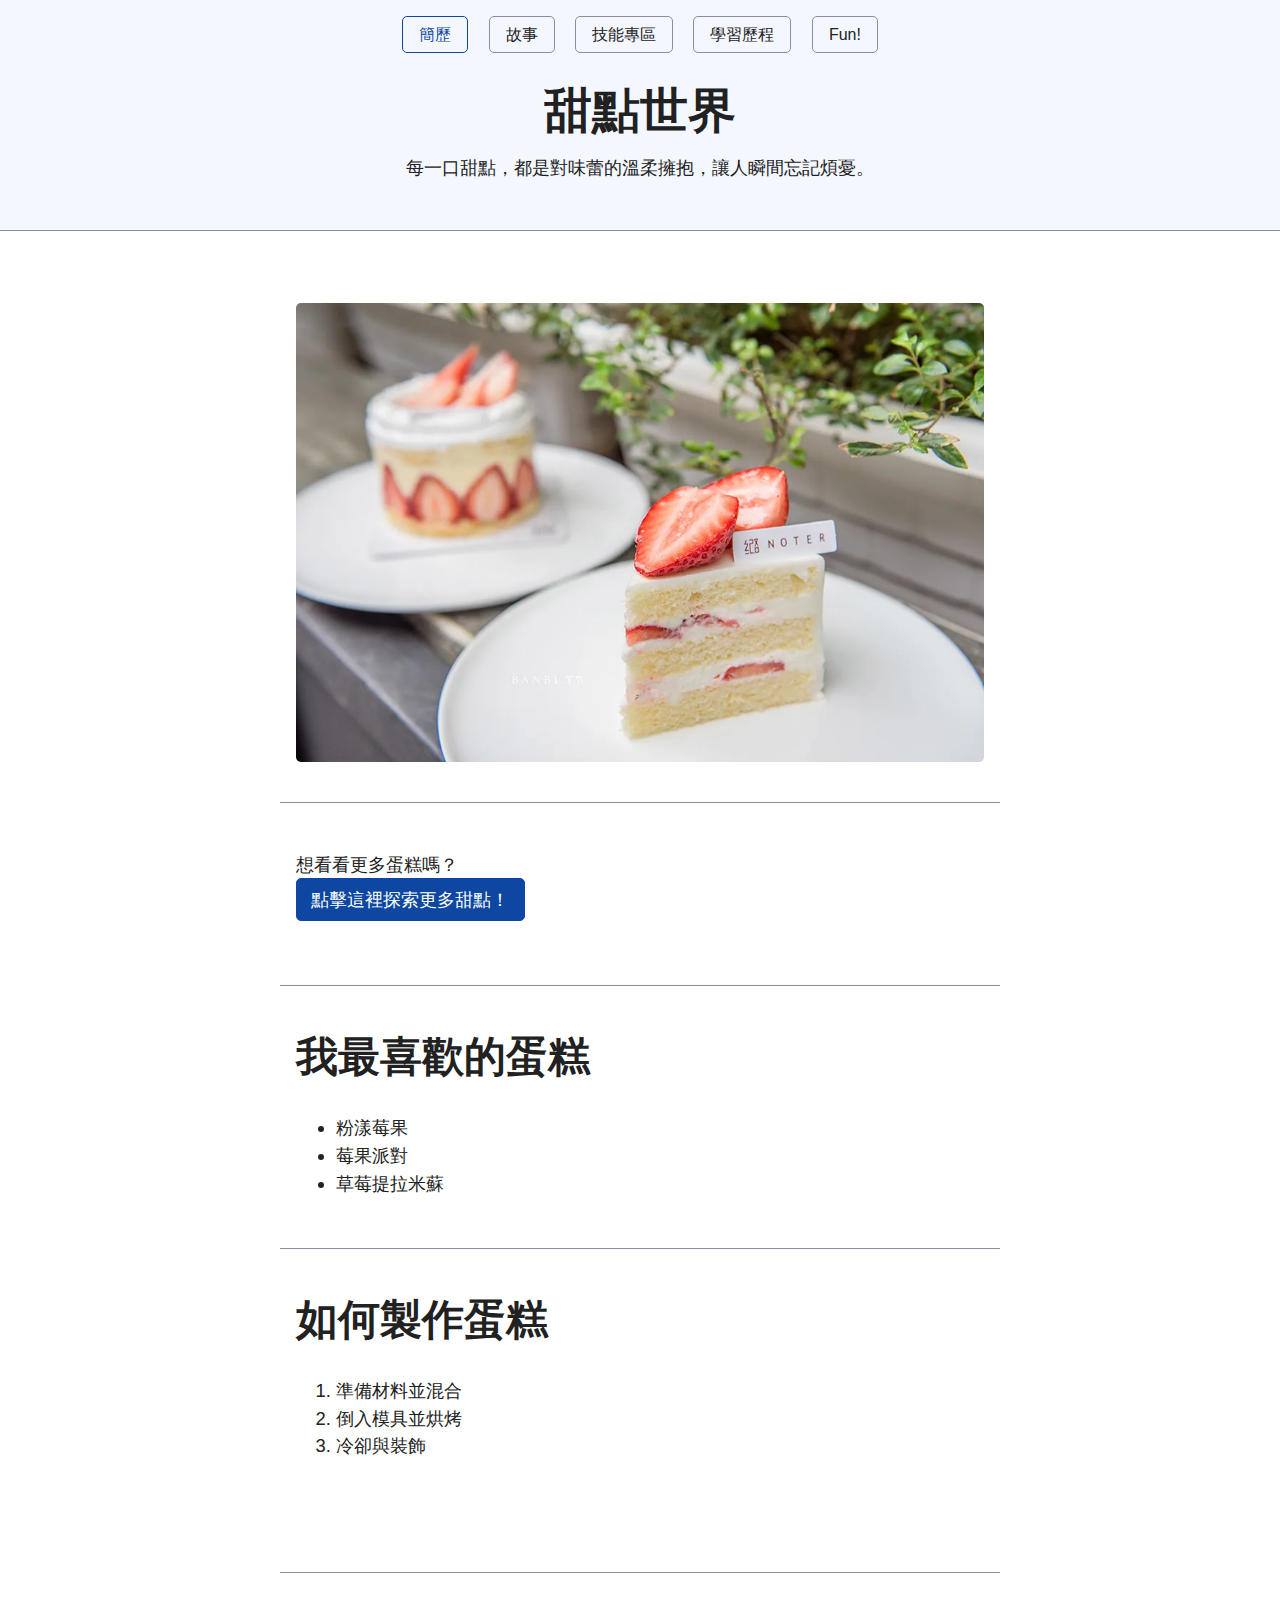
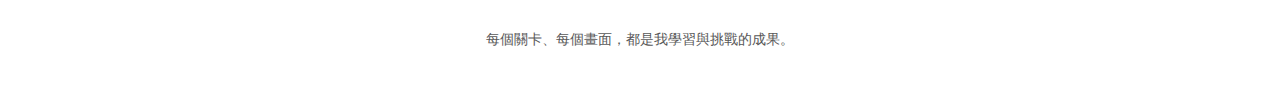
<file: index.html>
<!DOCTYPE html>
<html lang="zh-Hant">

<head>
  <meta charset="utf-8" />
  <meta name="viewport" content="width=device-width, initial-scale=1.0">
  <title>關於我的個人介紹</title>
  <link rel="stylesheet" href="css/simple.css"> <!-- 引入 CSS 檔案 -->
</head>

<body>
  <!-- Header Section -->
  <header>
    <nav>
      <a href="index.html" aria-current="page">簡歷</a>
      <a href="story.html">故事</a>
      <a href="blog/index.html">技能專區</a>
      <a href="resume.html">學習歷程</a>
      <a href="game/game.html">Fun!</a>
    </nav>
    <h1>甜點世界</h1>
    <p>每一口甜點，都是對味蕾的溫柔擁抱，讓人瞬間忘記煩憂。</p>
  </header>

  <!-- Main Content Section -->
  <main>
    <section>
      <img src="images/20190322141539_91.webp" alt="甜點的照片" class="image-banner" />
    </section>

    <section>
      <p>
        想看看更多蛋糕嗎？ <br />
        <a href="https://www.85cafe.com/Product.php?datatid=8&datasid=16" class="button">點擊這裡探索更多甜點！</a>
      </p>
    </section>

    <section>
      <h2>我最喜歡的蛋糕</h2>
      <ul>
        <li>粉漾莓果</li>
        <li>莓果派對</li>
        <li>草莓提拉米蘇</li>
      </ul>
    </section>

    <section>
      <h2>如何製作蛋糕</h2>
      <ol>
        <li>準備材料並混合</li>
        <li>倒入模具並烘烤</li>
        <li>冷卻與裝飾</li>
      </ol>
    </section>
  </main>

  <!-- Footer Section -->
  <footer>
    <p>每個關卡、每個畫面，都是我學習與挑戰的成果。</p>
  </footer>
</body>

</html>
</file>
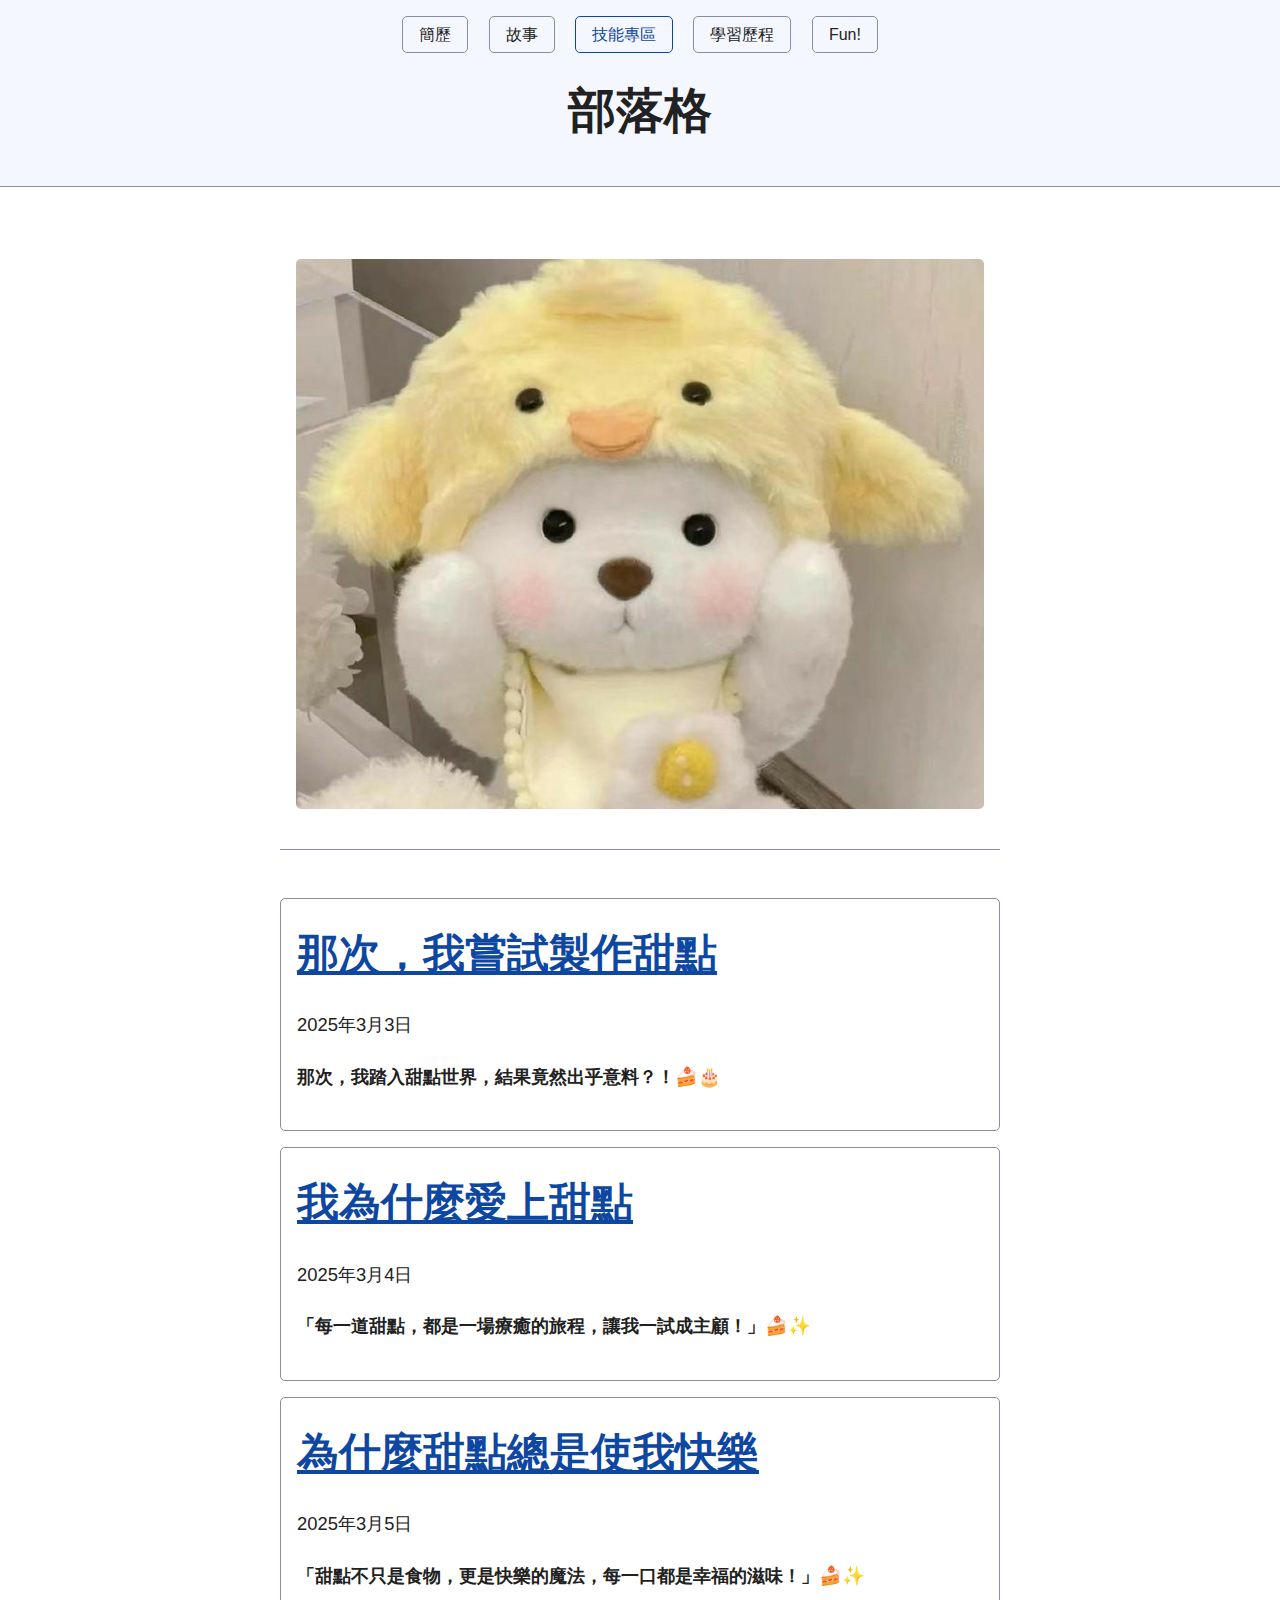
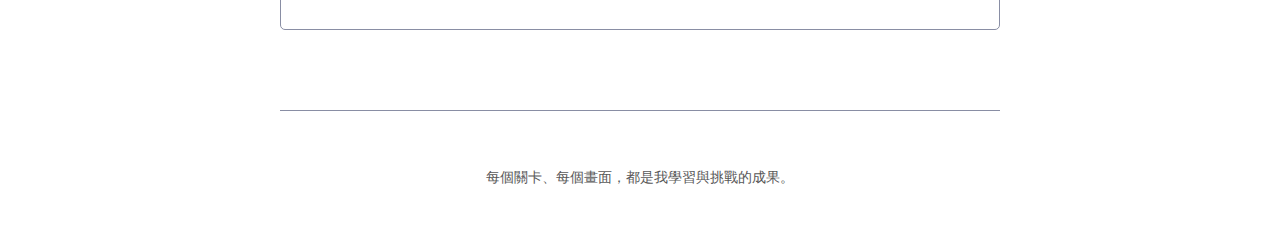
<file: blog/index.html>
<!DOCTYPE html>
<html lang="zh-Hant">

<head>
    <meta charset="utf-8" />
    <meta name="viewport" content="width=device-width, initial-scale=1.0">
    <title>歡迎來到甜點世界</title>
    <link rel="stylesheet" href="../css/simple.css"> <!-- 引入 CSS 檔案 -->
</head>

<body>
    <!-- Header Section -->
    <header>
        <nav>
            <a href="../index.html" >簡歷</a>
            <a href="../story.html">故事</a>
            <a href="index.html"aria-current="page">技能專區</a>
            <a href="../resume.html">學習歷程</a>
            <a href="../game/game.html">Fun!</a>
        </nav>
        <h1>部落格</h1>
        
    </header>

    <!-- Main Content Section -->
    <main>
        <section>
            <img src="../images/423737894_280917855093997_6828194663656466179_n (1).jpg" alt="甜點的照片" class="image-banner" />
        </section>

            <article>
              <h2>
                <a href="2025-03-03-abc.html">那次，我嘗試製作甜點</a>
              </h2>
              <p><time datetime="2025-03-03">2025年3月3日</time></p>
              <p>
               <strong>那次，我踏入甜點世界，結果竟然出乎意料？！</strong>🍰🎂 
              </p>
            </article>
            <article>
              <h2>
                <a href="2025-03-04-abc.html">我為什麼愛上甜點</a>
              </h2>
              <p><time datetime="2025-03-04">2025年3月4日</time></p>
              <p>
                <strong>「每一道甜點，都是一場療癒的旅程，讓我一試成主顧！」</strong>🍰✨
              </p>
            </article>
            <article>
              <h2>
                <a href="2025-03-05-abc.html">為什麼甜點總是使我快樂</a>
              </h2>
              <p><time datetime="2025-03-05">2025年3月5日</time></p>
              <p>
                <strong>「甜點不只是食物，更是快樂的魔法，每一口都是幸福的滋味！」</strong>🍰✨
              </p>
            </article>
          </main>
    <!-- Footer Section -->
    <footer>
        <p>每個關卡、每個畫面，都是我學習與挑戰的成果。</p>
    </footer>
</body>

</html>
</file>
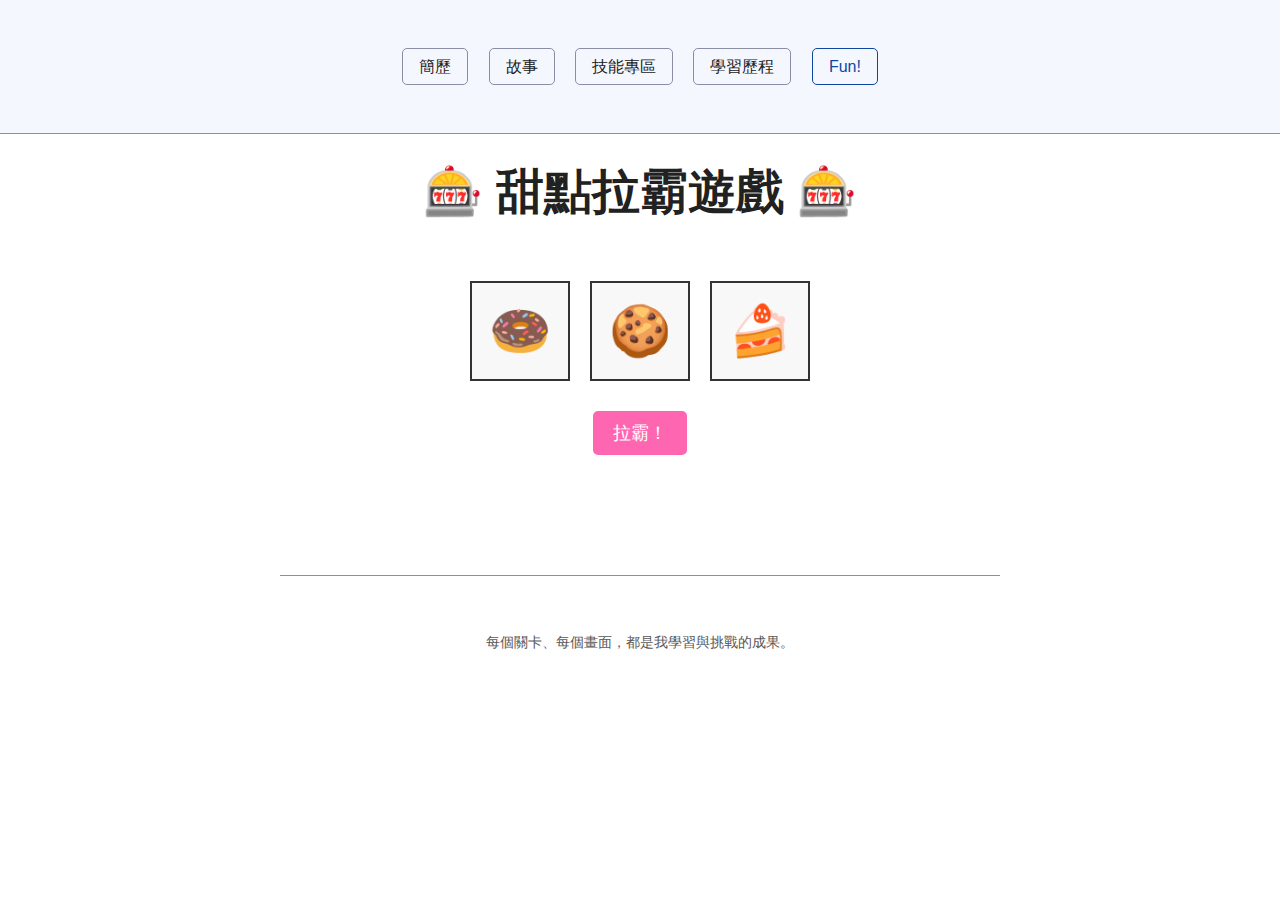
<file: fun.html>
<!DOCTYPE html>
<html lang="zh-Hant">
<head>
  <meta charset="utf-8" />
  <meta name="viewport" content="width=device-width, initial-scale=1.0">
  <title>歡迎來到遊戲專區</title>
  <link rel="stylesheet" href="css/simple.css"> <!-- 保留你原本的外部 CSS -->
  <style>
    .slot-machine {
      display: flex;
      justify-content: center;
      margin: 20px;
    }
    .slot {
      width: 100px;
      height: 100px;
      font-size: 50px;
      border: 2px solid #333;
      display: flex;
      align-items: center;
      justify-content: center;
      background: #f8f8f8;
      margin: 10px;
      overflow: hidden;
      position: relative;
    }
    .slot span {
      display: block;
      position: absolute;
      top: 50%;
      left: 50%;
      transform: translate(-50%, -50%);
      transition: transform 1s ease-in-out;
    }
    .spinning {
      animation: spin 0.1s linear infinite;
    }
    @keyframes spin {
      0% { transform: translate(-50%, -150%); }
      100% { transform: translate(-50%, 150%); }
    }
    .stopped {
      animation: none;
    }
    .btn {
      padding: 10px 20px;
      font-size: 18px;
      cursor: pointer;
      background: #ff66b2;
      color: white;
      border: none;
    }
    .btn:disabled {
      background: #ccc;
      cursor: not-allowed;
    }
  </style>
</head>
<body>
  <header>
    <nav>
      <a href="index.html">簡歷</a>
      <a href="story.html">故事</a>
      <a href="blog/index.html">技能專區</a>
      <a href="resume.html">學習歷程</a>
      <a href="fun.html" aria-current="page">Fun!</a>
    </nav>
  </header>

  <h1 style="text-align: center;">🎰 甜點拉霸遊戲 🎰</h1>
  <div class="slot-machine">
    <div class="slot"><span id="slot1">🍩</span></div>
    <div class="slot"><span id="slot2">🍪</span></div>
    <div class="slot"><span id="slot3">🍰</span></div>
  </div>
  <div style="text-align: center;">
    <button class="btn" id="spinBtn" onclick="spin()">拉霸！</button>
    <h2 id="result"></h2>
  </div>

  <footer>
    <p>每個關卡、每個畫面，都是我學習與挑戰的成果。</p>
  </footer>

  <script>
    function spin() {
      const items = ["🍩", "🍪", "🍰", "🍫", "🍦", "🧁"];
      const slot1 = document.getElementById("slot1");
      const slot2 = document.getElementById("slot2");
      const slot3 = document.getElementById("slot3");
      const result = document.getElementById("result");
      const spinBtn = document.getElementById("spinBtn");

      // 禁用按鈕
      spinBtn.disabled = true;
      result.textContent = "";

      // 開始旋轉動畫
      [slot1, slot2, slot3].forEach(slot => {
        slot.classList.add("spinning");
        slot.classList.remove("stopped");
      });

      // 隨機選擇第一個滾輪的結果
      const random1 = items[Math.floor(Math.random() * items.length)];
      
      // 第二個和第三個滾輪有 50% 機率跟隨第一個滾輪
      const random2 = Math.random() < 0.5 ? random1 : items[Math.floor(Math.random() * items.length)];
      const random3 = Math.random() < 0.5 ? random1 : items[Math.floor(Math.random() * items.length)];

      // 逐步停止並顯示最終結果
      setTimeout(() => {
        slot1.classList.remove("spinning");
        slot1.classList.add("stopped");
        slot1.textContent = random1;
      }, 1000);

      setTimeout(() => {
        slot2.classList.remove("spinning");
        slot2.classList.add("stopped");
        slot2.textContent = random2;
      }, 1500);

      setTimeout(() => {
        slot3.classList.remove("spinning");
        slot3.classList.add("stopped");
        slot3.textContent = random3;

        // 檢查結果
        if (random1 === random2 && random2 === random3) {
          result.textContent = "🎉 恭喜中獎！🎉";
        } else {
          result.textContent = "再試一次！🍀";
        }

        // 啟用按鈕
        spinBtn.disabled = false;
      }, 2000);
    }
  </script>
</body>
</html>
</file>
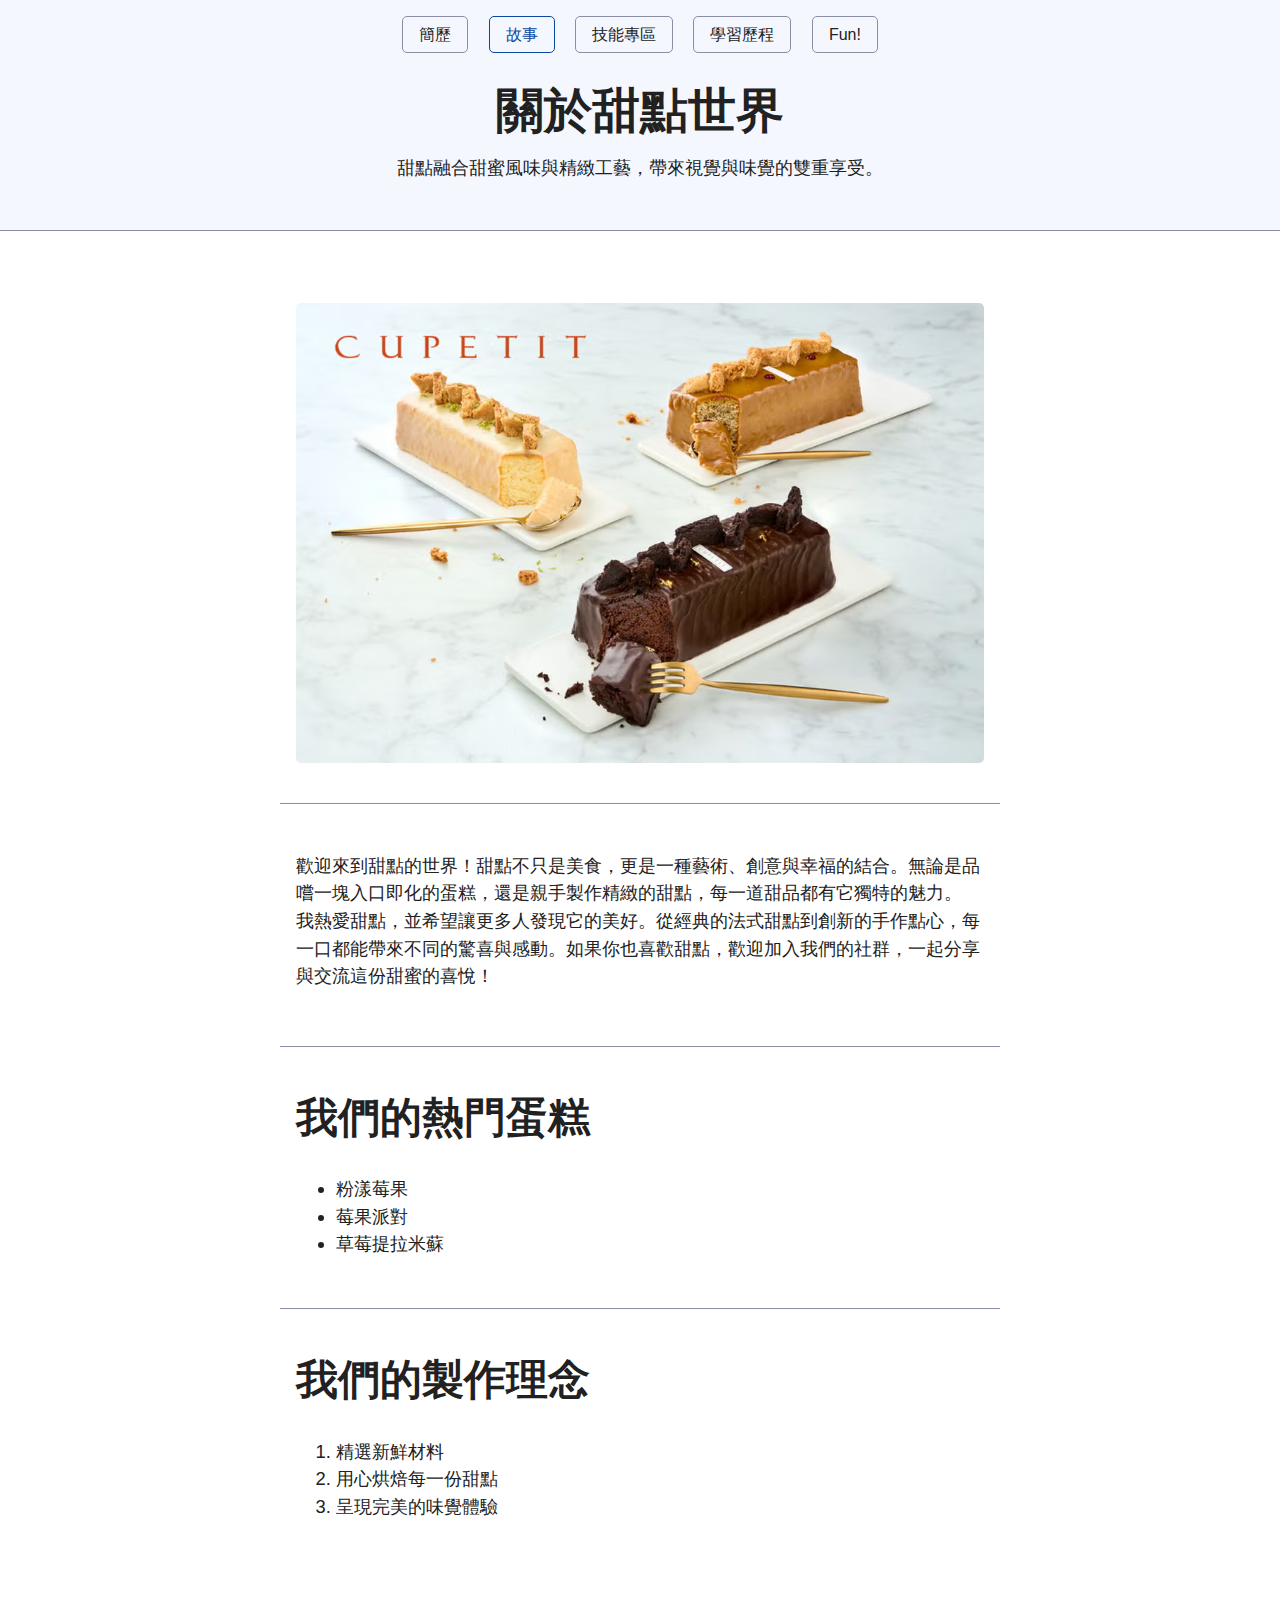
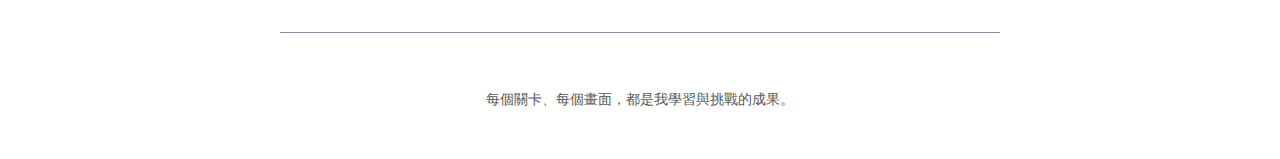
<file: story.html>
<!DOCTYPE html>
<html lang="zh-Hant">

<head>
  <meta charset="utf-8" />
  <meta name="viewport" content="width=device-width, initial-scale=1.0">
  <title>歡迎探索關於我的故事</title>
  <link rel="stylesheet" href="css/simple.css"> <!-- 引入 CSS 檔案 -->
</head>

<body>
  <!-- Header Section -->
  <header>
    <nav>
      <a href="index.html">簡歷</a>
      <a href="story.html" aria-current="page">故事</a>
      <a href="blog/index.html">技能專區</a>
      <a href="resume.html">學習歷程</a>
      <a href="game/game.html">Fun!</a>
    </nav>

    <h1>關於甜點世界</h1>
    <p>甜點融合甜蜜風味與精緻工藝，帶來視覺與味覺的雙重享受。
    </p>
  </header>

  <!-- Main Content Section -->
  <main>
    <section>
      <img src="images/cupetit1-66fbaa2eb7f45.avif" alt="甜點的照片" class="image-banner" />
    </section>

    <section>
      <p>
        <text-align: justify;>
          歡迎來到甜點的世界！甜點不只是美食，更是一種藝術、創意與幸福的結合。無論是品嚐一塊入口即化的蛋糕，還是親手製作精緻的甜點，每一道甜品都有它獨特的魅力。

          我熱愛甜點，並希望讓更多人發現它的美好。從經典的法式甜點到創新的手作點心，每一口都能帶來不同的驚喜與感動。如果你也喜歡甜點，歡迎加入我們的社群，一起分享與交流這份甜蜜的喜悅！
        </text-align:>
      </p>
    </section>

    <section>
      <h2>我們的熱門蛋糕</h2>
      <ul>
        <li>粉漾莓果</li>
        <li>莓果派對</li>
        <li>草莓提拉米蘇</li>
      </ul>
    </section>

    <section>
      <h2>我們的製作理念</h2>
      <ol>
        <li>精選新鮮材料</li>
        <li>用心烘焙每一份甜點</li>
        <li>呈現完美的味覺體驗</li>
      </ol>
    </section>
  </main>

  <!-- Footer Section -->
  <footer>
    <p>每個關卡、每個畫面，都是我學習與挑戰的成果。</p>
  </footer>
</body>

</html>
</file>
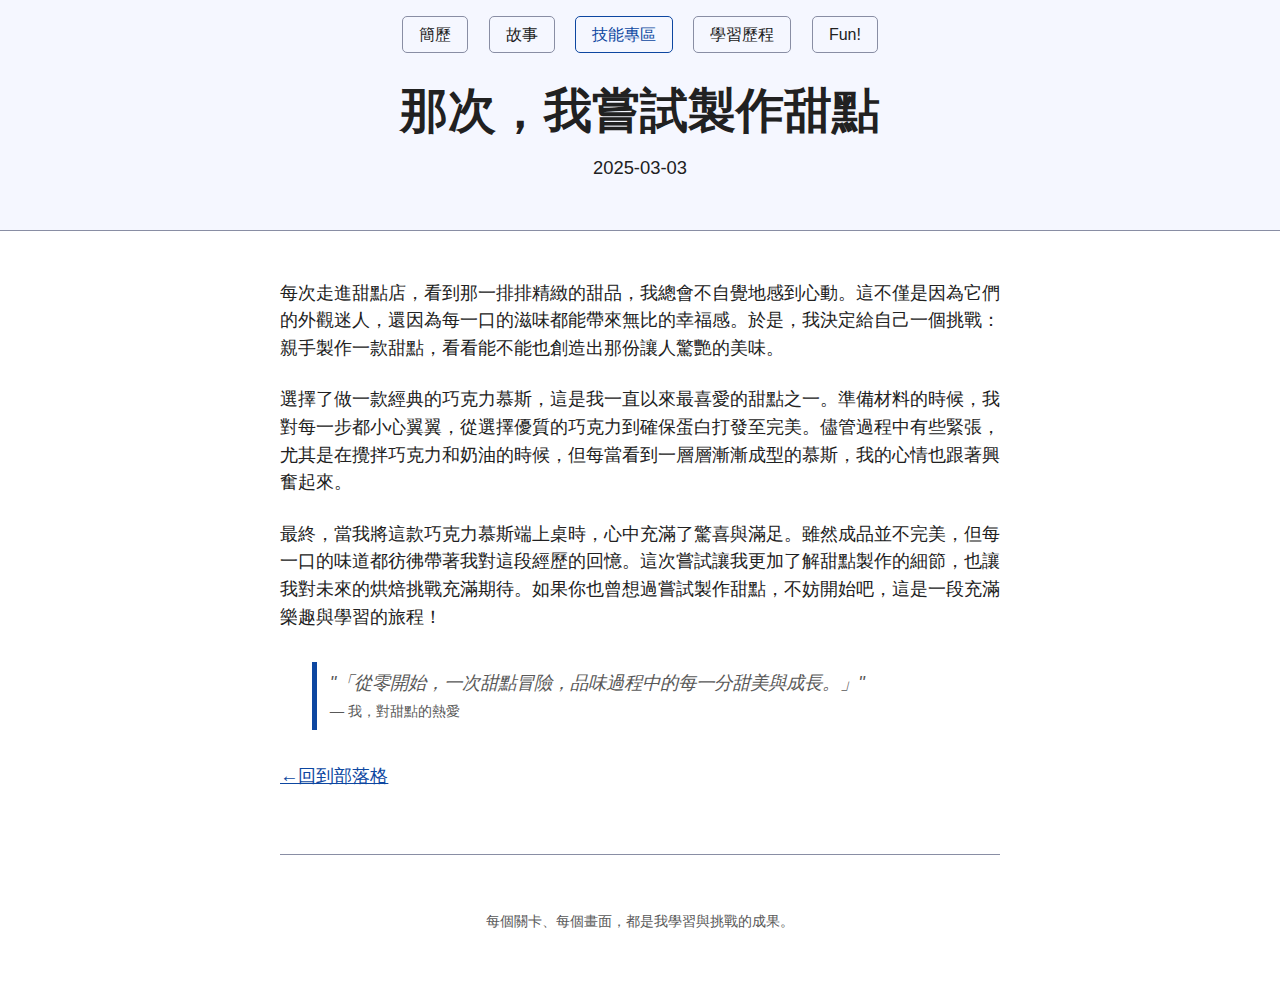
<file: blog/2025-03-03-abc.html>
<!DOCTYPE html>
<html lang="zh-Hant">

<head>
    <meta charset="utf-8" />
    <meta name="viewport" content="width=device-width, initial-scale=1.0">
    <title>歡迎來到甜點世界</title>
    <link rel="stylesheet" href="../css/simple.css"> <!-- 引入 CSS 檔案 -->
</head>

<body>
    <!-- Header Section -->
    <header>
        <nav>
            <a href="../index.html">簡歷</a>
            <a href="../story.html">故事</a>
            <a href="index.html" aria-current="page">技能專區</a>
            <a href="../resume.html">學習歷程</a>
            <a href="game/game.html">Fun!</a>
        </nav>
        <h1>那次，我嘗試製作甜點</h1>
        <p><time datetime="2025-03-03">2025-03-03</time></p>

    </header>

    <!-- Main Content Section -->
    <main>
        <p>每次走進甜點店，看到那一排排精緻的甜品，我總會不自覺地感到心動。這不僅是因為它們的外觀迷人，還因為每一口的滋味都能帶來無比的幸福感。於是，我決定給自己一個挑戰：親手製作一款甜點，看看能不能也創造出那份讓人驚艷的美味。
        </p>
        <p>選擇了做一款經典的巧克力慕斯，這是我一直以來最喜愛的甜點之一。準備材料的時候，我對每一步都小心翼翼，從選擇優質的巧克力到確保蛋白打發至完美。儘管過程中有些緊張，尤其是在攪拌巧克力和奶油的時候，但每當看到一層層漸漸成型的慕斯，我的心情也跟著興奮起來。
        </p>
        <p>最終，當我將這款巧克力慕斯端上桌時，心中充滿了驚喜與滿足。雖然成品並不完美，但每一口的味道都彷彿帶著我對這段經歷的回憶。這次嘗試讓我更加了解甜點製作的細節，也讓我對未來的烘焙挑戰充滿期待。如果你也曾想過嘗試製作甜點，不妨開始吧，這是一段充滿樂趣與學習的旅程！
        </p>
        <blockquote>
            "「從零開始，一次甜點冒險，品味過程中的每一分甜美與成長。」"
            <br>
            <cite>— 我，對甜點的熱愛</cite>
        </blockquote>


        <a href="./index.html">&larr;回到部落格</a>
    </main>

    <!-- Footer Section -->
    <footer>
        <p>每個關卡、每個畫面，都是我學習與挑戰的成果。</p>
    </footer>
</body>

</html>
</file>
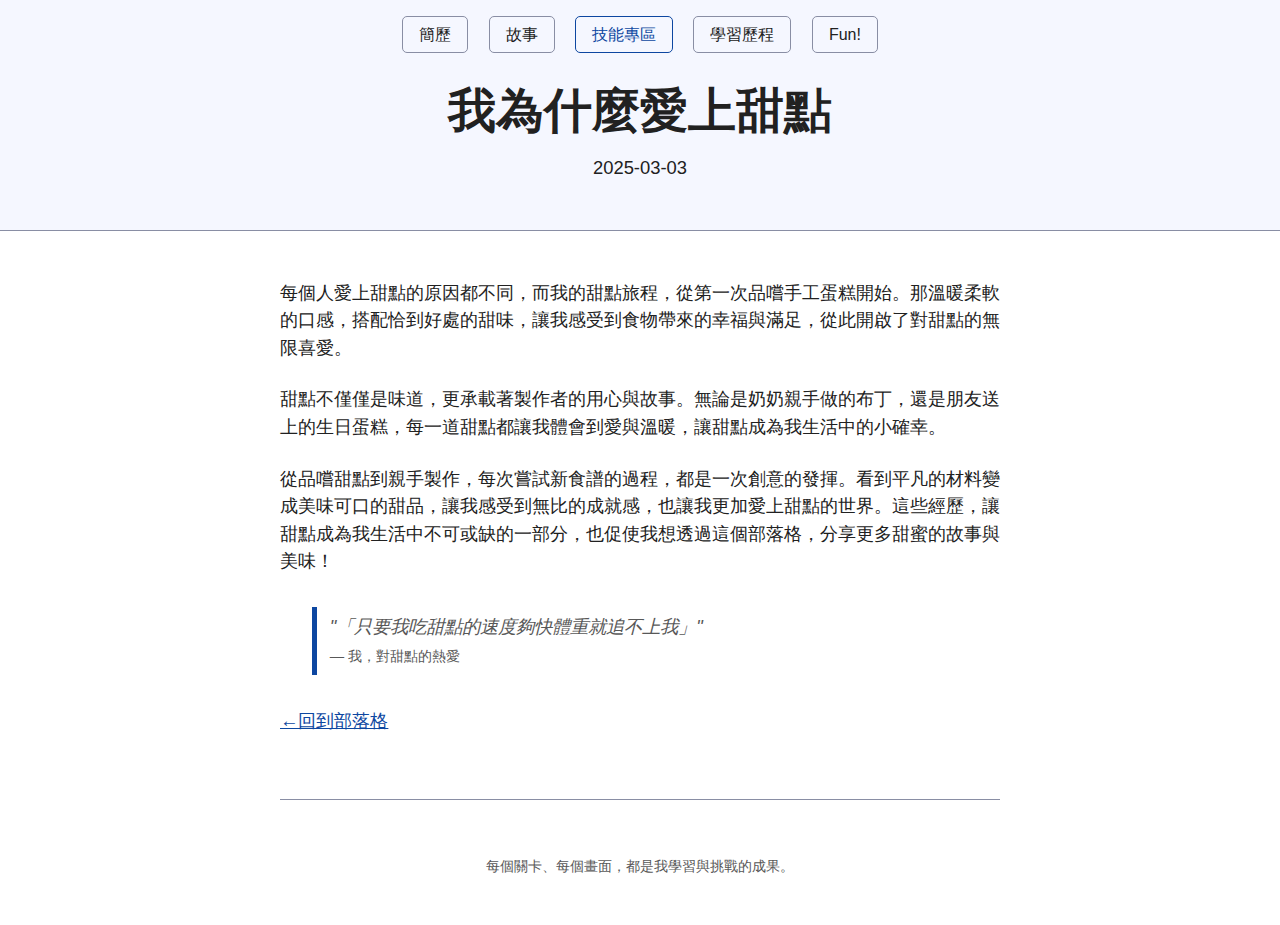
<file: blog/2025-03-04-abc.html>
<!DOCTYPE html>
<html lang="zh-Hant">

<head>
    <meta charset="utf-8" />
    <meta name="viewport" content="width=device-width, initial-scale=1.0">
    <title>歡迎來到甜點世界</title>
    <link rel="stylesheet" href="../css/simple.css"> <!-- 引入 CSS 檔案 -->
</head>

<body>
    <!-- Header Section -->
    <header>
        <nav>
            <a href="../index.html" >簡歷</a>
            <a href="../story.html">故事</a>
            <a href="index.html"aria-current="page">技能專區</a>
            <a href="../resume.html">學習歷程</a>
            <a href="game/game.html">Fun!</a>
        </nav>
        <h1>我為什麼愛上甜點</h1>
        <p><time datetime="2025-03-03">2025-03-03</time></p>

    </header>

    <!-- Main Content Section -->
    <main>
        <p>每個人愛上甜點的原因都不同，而我的甜點旅程，從第一次品嚐手工蛋糕開始。那溫暖柔軟的口感，搭配恰到好處的甜味，讓我感受到食物帶來的幸福與滿足，從此開啟了對甜點的無限喜愛。</p>
        <p>甜點不僅僅是味道，更承載著製作者的用心與故事。無論是奶奶親手做的布丁，還是朋友送上的生日蛋糕，每一道甜點都讓我體會到愛與溫暖，讓甜點成為我生活中的小確幸。</p>
        <p>從品嚐甜點到親手製作，每次嘗試新食譜的過程，都是一次創意的發揮。看到平凡的材料變成美味可口的甜品，讓我感受到無比的成就感，也讓我更加愛上甜點的世界。這些經歷，讓甜點成為我生活中不可或缺的一部分，也促使我想透過這個部落格，分享更多甜蜜的故事與美味！</p>
        <blockquote>
         "「只要我吃甜點的速度夠快體重就追不上我」"
         <br>
         <cite>— 我，對甜點的熱愛</cite>
        </blockquote>
       

        <a href="./index.html">&larr;回到部落格</a>
    </main>

    <!-- Footer Section -->
    <footer>
        <p>每個關卡、每個畫面，都是我學習與挑戰的成果。</p>
    </footer>
</body>

</html>
</file>
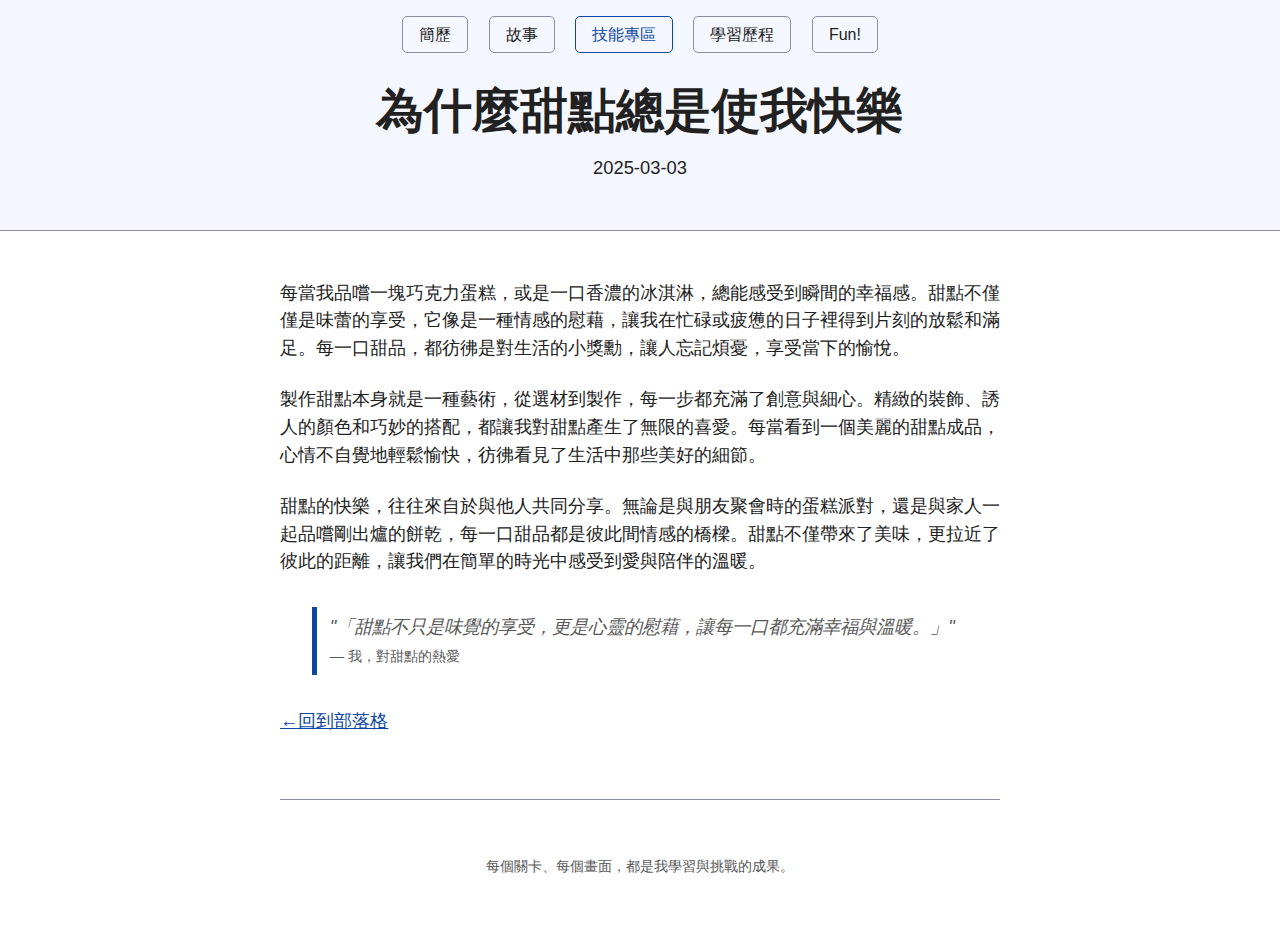
<file: blog/2025-03-05-abc.html>
<!DOCTYPE html>
<html lang="zh-Hant">

<head>
    <meta charset="utf-8" />
    <meta name="viewport" content="width=device-width, initial-scale=1.0">
    <title>歡迎來到甜點世界</title>
    <link rel="stylesheet" href="../css/simple.css"> <!-- 引入 CSS 檔案 -->
</head>

<body>
    <!-- Header Section -->
    <header>
        <nav>
            <a href="../index.html" >簡歷</a>
            <a href="../story.html">故事</a>
            <a href="index.html"aria-current="page">技能專區</a>
            <a href="../resume.html">學習歷程</a>
            <a href="game/game.html">Fun!</a>
        </nav>
        <h1>為什麼甜點總是使我快樂</h1>
        <p><time datetime="2025-03-03">2025-03-03</time></p>

    </header>

    <!-- Main Content Section -->
    <main>
        <p>每當我品嚐一塊巧克力蛋糕，或是一口香濃的冰淇淋，總能感受到瞬間的幸福感。甜點不僅僅是味蕾的享受，它像是一種情感的慰藉，讓我在忙碌或疲憊的日子裡得到片刻的放鬆和滿足。每一口甜品，都彷彿是對生活的小獎勳，讓人忘記煩憂，享受當下的愉悅。</p>
        <p>製作甜點本身就是一種藝術，從選材到製作，每一步都充滿了創意與細心。精緻的裝飾、誘人的顏色和巧妙的搭配，都讓我對甜點產生了無限的喜愛。每當看到一個美麗的甜點成品，心情不自覺地輕鬆愉快，彷彿看見了生活中那些美好的細節。</p>
        <p>甜點的快樂，往往來自於與他人共同分享。無論是與朋友聚會時的蛋糕派對，還是與家人一起品嚐剛出爐的餅乾，每一口甜品都是彼此間情感的橋樑。甜點不僅帶來了美味，更拉近了彼此的距離，讓我們在簡單的時光中感受到愛與陪伴的溫暖。</p>
        <blockquote>
         "「甜點不只是味覺的享受，更是心靈的慰藉，讓每一口都充滿幸福與溫暖。」"
         <br>
         <cite>— 我，對甜點的熱愛</cite>
        </blockquote>
       

        <a href="./index.html">&larr;回到部落格</a>
    </main>

    <!-- Footer Section -->
    <footer>
        <p>每個關卡、每個畫面，都是我學習與挑戰的成果。</p>
    </footer>
</body>

</html>
</file>
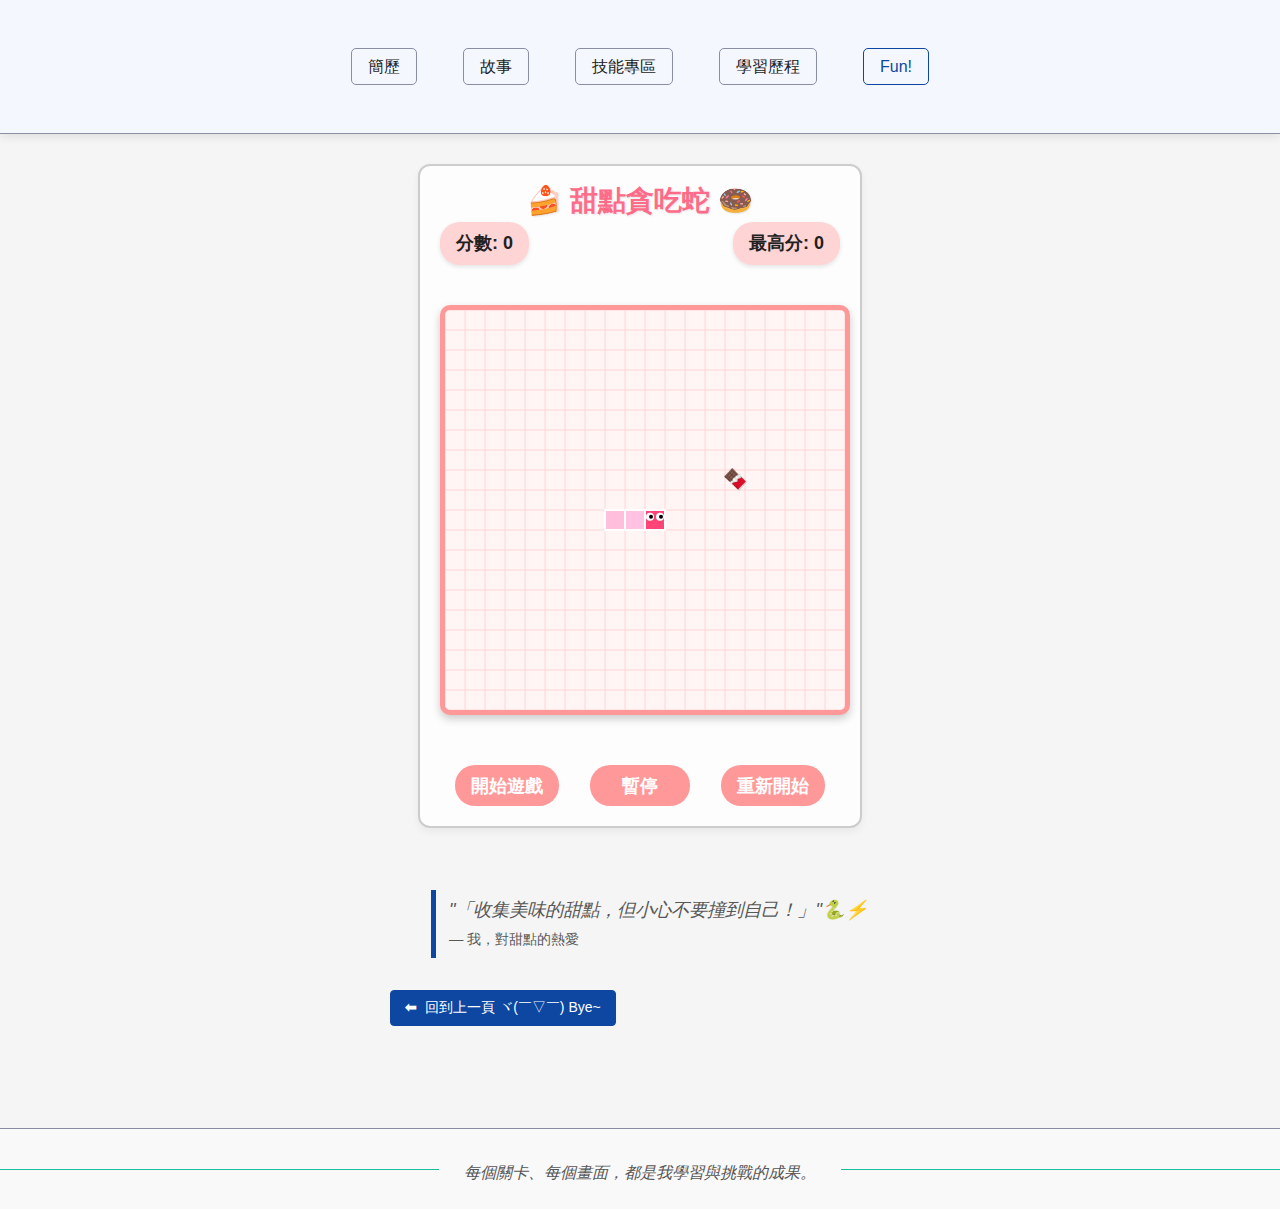
<file: game/memory.html>
<!DOCTYPE html>
<html lang="zh-Hant">

<head>
  <meta charset="utf-8" />
  <meta name="viewport" content="width=device-width, initial-scale=1.0">
  <title>歡迎來到遊戲專區</title>
  <div class="abc-style">
    <link rel="stylesheet" href="../css/abc.css">
  </div>
  <!-- 引入頁面內容專用樣式 -->
  <link rel="stylesheet" href="../css/simple.css">
  <!-- 引入我們新增的樣式 -->
  <link rel="stylesheet" href="../css/style.css">
  <!-- 保留你原本的外部 CSS -->
  <style>
 .game-container {
      max-width: 800px;
      margin: 20px auto;
      text-align: center;
      padding-bottom: 30px; /* 增加底部間距，確保與控制按鈕不重疊 */
    }

    canvas {
      border: 5px solid #FF9999;
      border-radius: 10px;
      background-color: #FFF5F5;
      margin-top: 20px;
      margin-bottom: 30px; /* 增加底部間距，確保與控制按鈕不重疊 */
      box-shadow: 0 4px 8px rgba(0, 0, 0, 0.2);
      image-rendering: pixelated;
      image-rendering: crisp-edges;
    }

    .game-header {
      display: flex;
      justify-content: space-between;
      align-items: center;
      margin-bottom: 15px;
    }

    .score-display {
      background-color: #FFD4D4;
      padding: 8px 16px;
      border-radius: 20px;
      font-weight: bold;
      font-size: 18px;
      box-shadow: 0 2px 4px rgba(0, 0, 0, 0.1);
    }

    .controls {
      margin-top: 40px; /* 增加頂部間距，確保與canvas不重疊 */
      display: flex;
      justify-content: space-around;
      max-width: 400px;
      margin-left: auto;
      margin-right: auto;
    }

    button {
      background-color: #FF9999;
      border: none;
      color: white;
      padding: 8px 16px;
      border-radius: 20px;
      cursor: pointer;
      font-weight: bold;
      transition: background-color 0.3s;
      margin: 0 5px;
      min-width: 100px;
    }

    button:hover {
      background-color: #FF7777;
    }
    
    button:focus {
      outline: none;
      box-shadow: 0 0 0 2px #FF5555;
    }

    @media (max-width: 500px) {
      .controls {
        flex-direction: column;
        align-items: center;
        gap: 10px;
      }
      
      button {
        width: 80%;
        margin: 5px 0;
      }
    }

    .game-over {
      position: absolute;
      top: 50%;
      left: 50%;
      transform: translate(-50%, -50%);
      background-color: rgba(255, 255, 255, 0.9);
      padding: 20px;
      border-radius: 10px;
      text-align: center;
      display: none;
      z-index: 10;
      box-shadow: 0 0 15px rgba(0, 0, 0, 0.2);
      border: 3px solid #FF9999;
      width: 200px;
    }

    .canvas-container {
      position: relative;
      width: 400px;
      height: 440px; /* 增加高度以確保遊戲結束視窗不會超出 */
      margin: 20px auto;
    }

    .game-over h2 {
      color: #FF5555;
      margin-bottom: 15px;
    }

    .mobile-controls {
      display: none;
      justify-content: center;
      margin-top: 40px; /* 增加頂部間距 */
    }

    .mobile-controls div {
      display: grid;
      grid-template-areas:
        ". up ."
        "left . right"
        ". down .";
      gap: 10px;
    }

    .control-btn {
      width: 60px;
      height: 60px;
      border-radius: 50%;
      background-color: #FFB6C1;
      display: flex;
      justify-content: center;
      align-items: center;
      font-size: 24px;
      cursor: pointer;
      box-shadow: 0 2px 5px rgba(0, 0, 0, 0.2);
    }

    .up-btn { grid-area: up; }
    .left-btn { grid-area: left; }
    .right-btn { grid-area: right; }
    .down-btn { grid-area: down; }

    @media (max-width: 768px) {
      .mobile-controls {
        display: flex;
      }
      canvas {
        max-width: 100%;
      }
    }

    h1 {
      color: #FF6B88;
      font-size: 28px;
      margin-bottom: 5px;
      text-shadow: 1px 1px 2px rgba(0, 0, 0, 0.1);
    }

    .game-info {
      color: #888;
      margin-bottom: 20px;
    }
     /* 較小的返回按鈕樣式 */
     .back-link {
      display: inline-block;
      padding: 4px 12px;
      /* 減小內邊距 */
      border: 1px solid #0052cc;
      /* 使用較細的邊框和藍色 */
      border-radius: 4px;
      /* 減小邊框圓角 */
      text-decoration: none;
      color: white;
      font-weight: normal;
      /* 調整字體粗細 */
      font-size: 14px;
      /* 減小字體大小 */
      background-color: #0066cc;
      /* 使用藍色背景 */
      text-align: center;
      line-height: 1.5;
      transition: background-color 0.3s ease;
      width: fit-content;
      /* 讓按鈕寬度適應內容 */
    }

    .back-link:hover {
      background-color: #004c99;
      /* 懸停時的顏色變化 */
    }

    .arrow {
      font-weight: 900;
      margin-right: 4px;
    }

    .game-container {
      border: 2px solid #ccc;
      /* 淺灰色邊框 */
      border-radius: 12px;
      padding: 20px;
      max-width: 500px;
      margin: 0 auto 30px;
      background-color: #fdfdfd;
      /* 非粉色，略微柔和背景 */
      box-shadow: 0 4px 8px rgba(0, 0, 0, 0.05);
    }

    .align-left-container {
  width: 500px; /* 跟 .game-container 一樣寬 */
  margin: 0 auto; /* 讓它在頁面中置中，但內容靠左 */
  text-align: left;
}
.hamburger-menu {
  display: none; /* 電腦版不顯示 */
  cursor: pointer;
  padding: 15px;
  position: absolute;
  top: 20px;
  right: 20px;
  z-index: 1000;
}

.bar1, .bar2, .bar3 {
  width: 30px;
  height: 3px;
  background-color: #333;
  margin: 6px 0;
  transition: 0.4s;
}

/* 漢堡菜單點擊效果 */
.change .bar1 {
  transform: translate(0, 9px) rotate(-45deg);
}

.change .bar2 {
  opacity: 0;
}

.change .bar3 {
  transform: translate(0, -9px) rotate(45deg);
}

/* 手機版導航 */
@media (max-width: 768px) {
  .hamburger-menu {
    display: block;
  }
  
  nav.mobile-nav {
    display: none; /* 預設隱藏 */
    flex-direction: column;
    width: 100%;
    position: absolute;
    top: 70px;
    background-color: white;
    box-shadow: 0 5px 10px rgba(0,0,0,0.1);
    z-index: 999;
  }
  
  nav.mobile-nav.show {
    display: flex; /* 點擊後顯示 */
  }
}

  </style>
</head>

<body>
  <header>
    <nav>
      <a href="../index.html">簡歷</a>
      <a href="../story.html">故事</a>
      <a href="../blog/index.html">技能專區</a>
      <a href="../resume.html">學習歷程</a>
      <a href="game.html" aria-current="page">Fun!</a>
    </nav>
  </header>
  <div class="game-container">

    <h1>🍰 甜點貪吃蛇 🍩</h1>
    

    <div class="game-header">
      <div class="score-display">分數: <span id="score">0</span></div>
      <div class="score-display">最高分: <span id="highscore">0</span></div>
    </div>

    <div class="canvas-container">
      <canvas id="gameCanvas" width="400" height="400"></canvas>
      <div id="gameOver" class="game-over">
        <h2>遊戲結束</h2>
        <p>你的分數: <span id="finalScore">0</span></p>
        <button id="restartBtn">再來一次</button>
      </div>
    </div>

    <div class="controls">
      <button id="startBtn">開始遊戲</button>
      <button id="pauseBtn">暫停</button>
      <button id="resetBtn">重新開始</button>
    </div>

    <div class="mobile-controls">
      <div>
        <div class="control-btn up-btn">⬆️</div>
        <div class="control-btn left-btn">⬅️</div>
        <div class="control-btn right-btn">➡️</div>
        <div class="control-btn down-btn">⬇️</div>
      </div>
    </div>
  </div>
  
  
  
  <div style="text-align: center; margin-bottom: 30px;">
    <blockquote style="display: inline-block; text-align: left; max-width: 500px;">
      "「收集美味的甜點，但小心不要撞到自己！」"🐍⚡
      <br>
      <cite>— 我，對甜點的熱愛</cite>
    </blockquote>
    <br>
    <div class="align-left-container">
      <a href="game.html" class="button back-link"><span class="arrow">⬅</span> 回到上一頁 ヾ(￣▽￣) Bye~</a>
    </div>

  </div>

  <footer>
    <p>每個關卡、每個畫面，都是我學習與挑戰的成果。</p>
  </footer>



  <script>
    document.addEventListener('DOMContentLoaded', () => {
      // 遊戲畫布設置
      const canvas = document.getElementById('gameCanvas');
      const ctx = canvas.getContext('2d');
      
      // 遊戲參數
      const gridSize = 20;
      const gridWidth = canvas.width / gridSize;
      const gridHeight = canvas.height / gridSize;
      
      // 按鈕和顯示元素
      const startBtn = document.getElementById('startBtn');
      const pauseBtn = document.getElementById('pauseBtn');
      const resetBtn = document.getElementById('resetBtn');
      const restartBtn = document.getElementById('restartBtn');
      const scoreDisplay = document.getElementById('score');
      const highscoreDisplay = document.getElementById('highscore');
      const finalScoreDisplay = document.getElementById('finalScore');
      const gameOverScreen = document.getElementById('gameOver');
      
      // 移動控制按鈕
      const upBtn = document.querySelector('.up-btn');
      const leftBtn = document.querySelector('.left-btn');
      const rightBtn = document.querySelector('.right-btn');
      const downBtn = document.querySelector('.down-btn');
      
      // 甜點圖案
      const desserts = ['🍰', '🍪', '🍩', '🍦', '🍭', '🍫', '🧁', '🍮', '🍨'];
      
      // 遊戲狀態
      let snake = [];
      let food = {};
      let direction = 'right';
      let nextDirection = 'right';
      let gameSpeed = 150; // 毫秒
      let score = 0;
      let highScore = localStorage.getItem('snakeHighScore') || 0;
      let gameRunning = false;
      let gamePaused = false;
      let gameLoop;
      let currentDessert = '';
      
      // 顯示高分
      highscoreDisplay.textContent = highScore;
      
      // 初始化遊戲
      function initGame() {
        // 重置蛇 - 讓蛇起始位置更靠近畫布中央
        snake = [
          {x: Math.floor(gridWidth/2), y: Math.floor(gridHeight/2)},
          {x: Math.floor(gridWidth/2)-1, y: Math.floor(gridHeight/2)},
          {x: Math.floor(gridWidth/2)-2, y: Math.floor(gridHeight/2)}
        ];
        
        // 重置方向
        direction = 'right';
        nextDirection = 'right';
        
        // 重置分數
        score = 0;
        scoreDisplay.textContent = score;
        
        // 生成食物
        generateFood();
        
        // 隱藏遊戲結束畫面
        gameOverScreen.style.display = 'none';
        
        // 繪製初始狀態
        draw();
      }
      
      // 生成食物
      function generateFood() {
        // 確保食物不會出現在蛇的身體上且更可能出現在畫布的中央區域
        let validPosition = false;
        while (!validPosition) {
          // 增加食物出現在中央區域的機率
          let centerBias = Math.random() < 0.7;
          
          if (centerBias) {
            // 70% 的機率在中央區域生成食物
            const centerStart = Math.floor(gridWidth * 0.25);
            const centerEnd = Math.floor(gridWidth * 0.75);
            
            food = {
              x: Math.floor(Math.random() * (centerEnd - centerStart)) + centerStart,
              y: Math.floor(Math.random() * (centerEnd - centerStart)) + centerStart
            };
          } else {
            // 30% 的機率在整個畫布生成食物
            food = {
              x: Math.floor(Math.random() * gridWidth),
              y: Math.floor(Math.random() * gridHeight)
            };
          }
          
          validPosition = true;
          for (let part of snake) {
            if (part.x === food.x && part.y === food.y) {
              validPosition = false;
              break;
            }
          }
        }
        
        // 隨機選擇甜點
        currentDessert = desserts[Math.floor(Math.random() * desserts.length)];
      }
      
      // 遊戲主循環
      function gameStep() {
        if (!gameRunning || gamePaused) return;
        
        // 更新蛇的方向
        direction = nextDirection;
        
        // 獲取蛇頭位置
        const head = {x: snake[0].x, y: snake[0].y};
        
        // 根據方向移動蛇頭
        switch (direction) {
          case 'up': head.y--; break;
          case 'down': head.y++; break;
          case 'left': head.x--; break;
          case 'right': head.x++; break;
        }
        
        // 檢查是否撞牆
        if (head.x < 0 || head.x >= gridWidth || head.y < 0 || head.y >= gridHeight) {
          gameOver();
          return;
        }
        
        // 檢查是否撞到自己
        for (let i = 0; i < snake.length; i++) {
          if (snake[i].x === head.x && snake[i].y === head.y) {
            gameOver();
            return;
          }
        }
        
        // 將新頭部添加到蛇數組
        snake.unshift(head);
        
        // 檢查是否吃到食物
        if (head.x === food.x && head.y === food.y) {
          // 增加分數
          score += 10;
          scoreDisplay.textContent = score;
          
          // 更新高分
          if (score > highScore) {
            highScore = score;
            highscoreDisplay.textContent = highScore;
            localStorage.setItem('snakeHighScore', highScore);
          }
          
          // 加速（但不要太快）
          if (gameSpeed > 70) {
            gameSpeed -= 2;
            clearInterval(gameLoop);
            gameLoop = setInterval(gameStep, gameSpeed);
          }
          
          // 生成新食物
          generateFood();
        } else {
          // 如果沒吃到食物，移除蛇尾
          snake.pop();
        }
        
        // 重繪遊戲
        draw();
      }
      
      // 繪製遊戲
      function draw() {
        // 清空畫布
        ctx.clearRect(0, 0, canvas.width, canvas.height);
        
        // 繪製網格
        ctx.strokeStyle = '#FFD4D4';
        ctx.lineWidth = 1;
        
        // 繪製垂直線
        for (let x = 0; x <= canvas.width; x += gridSize) {
          ctx.beginPath();
          ctx.moveTo(x, 0);
          ctx.lineTo(x, canvas.height);
          ctx.stroke();
        }
        
        // 繪製水平線
        for (let y = 0; y <= canvas.height; y += gridSize) {
          ctx.beginPath();
          ctx.moveTo(0, y);
          ctx.lineTo(canvas.width, y);
          ctx.stroke();
        }
        
        // 繪製蛇
        for (let i = 0; i < snake.length; i++) {
          // 蛇頭和身體使用不同顏色
          if (i === 0) {
            ctx.fillStyle = '#FF4477';
          } else {
            // 漸變顏色 - 從粉紅到淺粉
            const colorValue = 200 - (i * 5) % 50;
            ctx.fillStyle = `rgb(255, ${colorValue}, ${colorValue + 30})`;
          }
          
          ctx.fillRect(snake[i].x * gridSize, snake[i].y * gridSize, gridSize, gridSize);
          
          // 添加邊框
          ctx.strokeStyle = '#FFF';
          ctx.lineWidth = 2;
          ctx.strokeRect(snake[i].x * gridSize, snake[i].y * gridSize, gridSize, gridSize);
          ctx.lineWidth = 1;
          
          // 為蛇頭添加眼睛
          if (i === 0) {
            ctx.fillStyle = '#FFF';
            const eyeSize = gridSize / 5;
            
            // 根據方向繪製眼睛
            if (direction === 'right' || direction === 'left') {
              const eyeY = snake[i].y * gridSize + gridSize / 3;
              
              // 左眼
              ctx.beginPath();
              ctx.arc(snake[i].x * gridSize + gridSize / 4, eyeY, eyeSize, 0, Math.PI * 2);
              ctx.fill();
              
              // 右眼
              ctx.beginPath();
              ctx.arc(snake[i].x * gridSize + gridSize * 3/4, eyeY, eyeSize, 0, Math.PI * 2);
              ctx.fill();
            } else {
              const eyeX = snake[i].x * gridSize + gridSize / 3;
              
              // 上眼
              ctx.beginPath();
              ctx.arc(eyeX, snake[i].y * gridSize + gridSize / 4, eyeSize, 0, Math.PI * 2);
              ctx.fill();
              
              // 下眼
              ctx.beginPath();
              ctx.arc(eyeX + gridSize / 3, snake[i].y * gridSize + gridSize / 4, eyeSize, 0, Math.PI * 2);
              ctx.fill();
            }
            
            // 添加黑色瞳孔
            ctx.fillStyle = '#000';
            
            if (direction === 'right' || direction === 'left') {
              const eyeY = snake[i].y * gridSize + gridSize / 3;
              const pupilOffset = direction === 'right' ? eyeSize/2 : -eyeSize/2;
              
              // 左瞳孔
              ctx.beginPath();
              ctx.arc(snake[i].x * gridSize + gridSize / 4 + pupilOffset/2, eyeY, eyeSize/2, 0, Math.PI * 2);
              ctx.fill();
              
              // 右瞳孔
              ctx.beginPath();
              ctx.arc(snake[i].x * gridSize + gridSize * 3/4 + pupilOffset/2, eyeY, eyeSize/2, 0, Math.PI * 2);
              ctx.fill();
            } else {
              const eyeX = snake[i].x * gridSize + gridSize / 3;
              const pupilOffset = direction === 'down' ? eyeSize/2 : -eyeSize/2;
              
              // 上瞳孔
              ctx.beginPath();
              ctx.arc(eyeX, snake[i].y * gridSize + gridSize / 4 + pupilOffset/2, eyeSize/2, 0, Math.PI * 2);
              ctx.fill();
              
              // 下瞳孔
              ctx.beginPath();
              ctx.arc(eyeX + gridSize / 3, snake[i].y * gridSize + gridSize / 4 + pupilOffset/2, eyeSize/2, 0, Math.PI * 2);
              ctx.fill();
            }
          }
        }
        
        // 繪製食物（甜點）
        ctx.font = `${gridSize}px Arial`;
        ctx.textAlign = 'center';
        ctx.textBaseline = 'middle';
        ctx.fillText(currentDessert, food.x * gridSize + gridSize/2, food.y * gridSize + gridSize/2);
      }
      
      // 遊戲結束
      function gameOver() {
        clearInterval(gameLoop);
        gameRunning = false;
        finalScoreDisplay.textContent = score;
        gameOverScreen.style.display = 'block';
      }
      
      // 開始遊戲
      function startGame() {
        if (!gameRunning) {
          initGame();
          gameRunning = true;
          gamePaused = false;
          gameLoop = setInterval(gameStep, gameSpeed);
        }
      }
      
      // 暫停遊戲
      function togglePause() {
        if (!gameRunning) return;
        
        gamePaused = !gamePaused;
        pauseBtn.textContent = gamePaused ? '繼續' : '暫停';
      }
      
      // 重置遊戲
      function resetGame() {
        clearInterval(gameLoop);
        initGame();
        gameRunning = false;
        gamePaused = false;
        pauseBtn.textContent = '暫停';
      }
      
      // 按鈕事件監聽
      startBtn.addEventListener('click', startGame);
      pauseBtn.addEventListener('click', togglePause);
      resetBtn.addEventListener('click', resetGame);
      restartBtn.addEventListener('click', startGame);
      
      // 鍵盤控制
      document.addEventListener('keydown', (e) => {
        // 防止使用方向鍵時頁面滾動
        if(['ArrowUp', 'ArrowDown', 'ArrowLeft', 'ArrowRight', ' '].includes(e.key)) {
          e.preventDefault();
        }
        
        // 根據按鍵更改方向（同時確保不能直接180度轉彎）
        switch (e.key) {
          case 'ArrowUp':
            if (direction !== 'down') nextDirection = 'up';
            break;
          case 'ArrowDown':
            if (direction !== 'up') nextDirection = 'down';
            break;
          case 'ArrowLeft':
            if (direction !== 'right') nextDirection = 'left';
            break;
          case 'ArrowRight':
            if (direction !== 'left') nextDirection = 'right';
            break;
          case ' ':
            // 空格鍵控制暫停
            if (gameRunning) togglePause();
            break;
        }
      });
      
      // 觸控按鈕控制
      upBtn.addEventListener('click', () => {
        if (direction !== 'down') nextDirection = 'up';
      });
      
      leftBtn.addEventListener('click', () => {
        if (direction !== 'right') nextDirection = 'left';
      });
      
      rightBtn.addEventListener('click', () => {
        if (direction !== 'left') nextDirection = 'right';
      });
      
      downBtn.addEventListener('click', () => {
        if (direction !== 'up') nextDirection = 'down';
      });
      
      // 初始化遊戲顯示
      initGame();
    });
    document.querySelector('.hamburger-menu').addEventListener('click', function () {
      this.classList.toggle('change');
      document.querySelector('nav.mobile-nav').classList.toggle('show');
    });

    // 點擊導航項目後自動收起菜單
    document.querySelectorAll('nav.mobile-nav a').forEach(item => {
      item.addEventListener('click', function () {
        document.querySelector('.hamburger-menu').classList.remove('change');
        document.querySelector('nav.mobile-nav').classList.remove('show');
      });
    });
  </script>


</body>

</html>
</file>
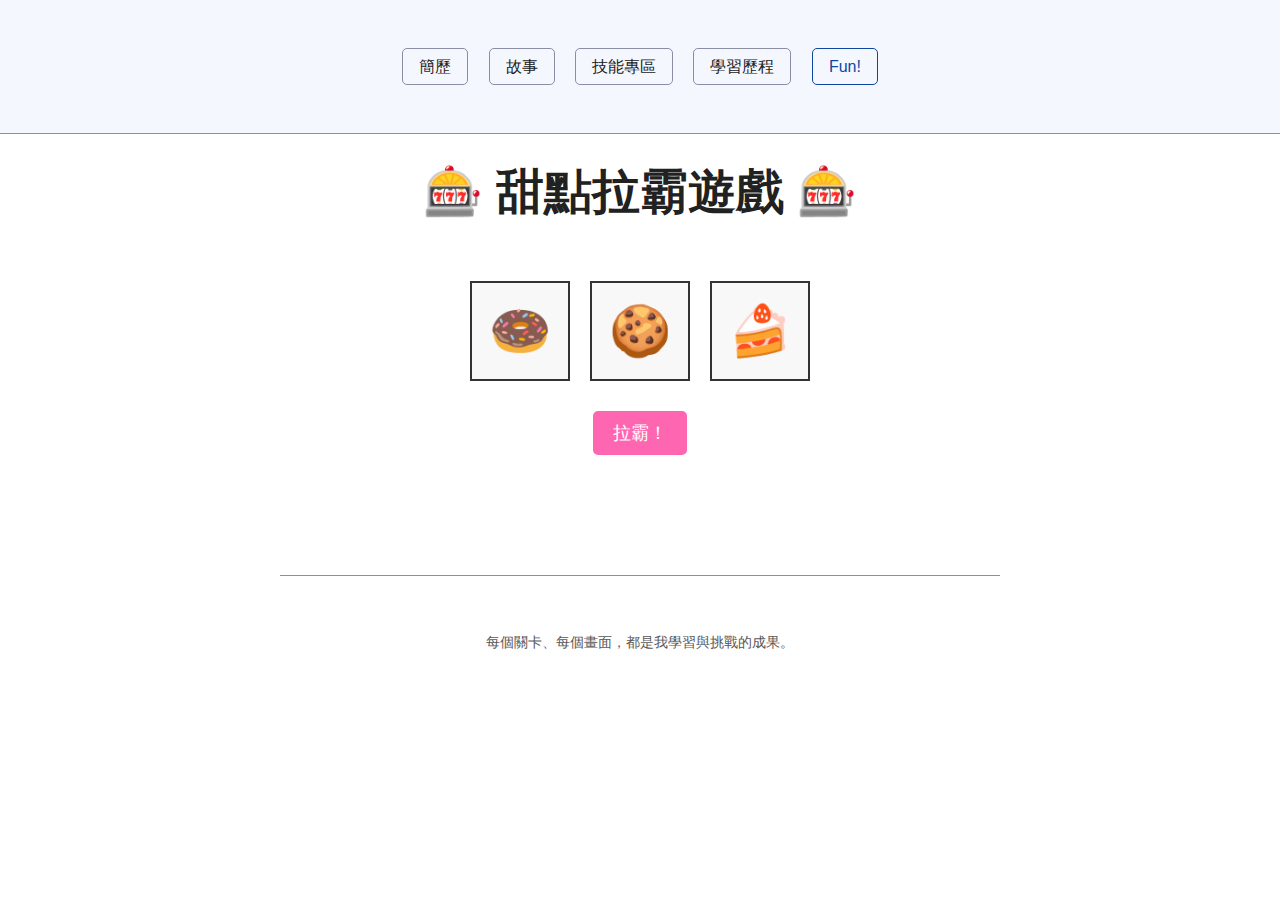
<file: game/slot.html>
<!DOCTYPE html>
<html lang="zh-Hant">

<head>
  <meta charset="utf-8" />
  <meta name="viewport" content="width=device-width, initial-scale=1.0">
  <title>歡迎來到遊戲專區</title>
  <link rel="stylesheet" href="../css/simple.css"> <!-- 保留你原本的外部 CSS -->
  <style>
    .slot-machine {
      display: flex;
      justify-content: center;
      margin: 20px;
    }

    .slot {
      width: 100px;
      height: 100px;
      font-size: 50px;
      border: 2px solid #333;
      display: flex;
      align-items: center;
      justify-content: center;
      background: #f8f8f8;
      margin: 10px;
      overflow: hidden;
      position: relative;
    }

    .slot span {
      display: block;
      position: absolute;
      top: 50%;
      left: 50%;
      transform: translate(-50%, -50%);
      transition: transform 1s ease-in-out;
    }

    .spinning {
      animation: spin 0.1s linear infinite;
    }

    @keyframes spin {
      0% {
        transform: translate(-50%, -150%);
      }

      100% {
        transform: translate(-50%, 150%);
      }
    }

    .stopped {
      animation: none;
    }

    .btn {
      padding: 10px 20px;
      font-size: 18px;
      cursor: pointer;
      background: #ff66b2;
      color: white;
      border: none;
    }

    .btn:disabled {
      background: #ccc;
      cursor: not-allowed;
    }
  </style>
</head>

<body>
  <header>
    <nav>
      <a href="../index.html">簡歷</a>
      <a href="../story.html">故事</a>
      <a href="../index.html">技能專區</a>
      <a href="../resume.html">學習歷程</a>
      <a href="game.html" aria-current="page">Fun!</a>
    </nav>
  </header>

  <h1 style="text-align: center;">🎰 甜點拉霸遊戲 🎰</h1>
  <div class="slot-machine">
    <div class="slot"><span id="slot1">🍩</span></div>
    <div class="slot"><span id="slot2">🍪</span></div>
    <div class="slot"><span id="slot3">🍰</span></div>
  </div>
  <div style="text-align: center;">
    <button class="btn" id="spinBtn" onclick="spin()">拉霸！</button>
    <h2 id="result"></h2>
  </div>

  <footer>
    <p>每個關卡、每個畫面，都是我學習與挑戰的成果。</p>
  </footer>

  <script>
    function spin() {
      const items = ["🍩", "🍪", "🍰", "🍫", "🍦", "🧁"];
      const slot1 = document.getElementById("slot1");
      const slot2 = document.getElementById("slot2");
      const slot3 = document.getElementById("slot3");
      const result = document.getElementById("result");
      const spinBtn = document.getElementById("spinBtn");

      // 禁用按鈕
      spinBtn.disabled = true;
      result.textContent = "";

      // 開始旋轉動畫
      [slot1, slot2, slot3].forEach(slot => {
        slot.classList.add("spinning");
        slot.classList.remove("stopped");
      });

      // 隨機選擇第一個滾輪的結果
      const random1 = items[Math.floor(Math.random() * items.length)];

      // 第二個和第三個滾輪有 50% 機率跟隨第一個滾輪
      const random2 = Math.random() < 0.5 ? random1 : items[Math.floor(Math.random() * items.length)];
      const random3 = Math.random() < 0.5 ? random1 : items[Math.floor(Math.random() * items.length)];

      // 逐步停止並顯示最終結果
      setTimeout(() => {
        slot1.classList.remove("spinning");
        slot1.classList.add("stopped");
        slot1.textContent = random1;
      }, 1000);

      setTimeout(() => {
        slot2.classList.remove("spinning");
        slot2.classList.add("stopped");
        slot2.textContent = random2;
      }, 1500);

      setTimeout(() => {
        slot3.classList.remove("spinning");
        slot3.classList.add("stopped");
        slot3.textContent = random3;

        // 檢查結果
        if (random1 === random2 && random2 === random3) {
          result.textContent = "🎉 恭喜中獎！🎉";
        } else {
          result.textContent = "再試一次！🍀";
        }

        // 啟用按鈕
        spinBtn.disabled = false;
      }, 2000);
    }
  </script>
</body>

</html>
</file>
<file: css/simple.css>
/* Global variables. */
:root {
    /* Set sans-serif & mono fonts */
    --sans-font: -apple-system, BlinkMacSystemFont, "Avenir Next", Avenir,
      "Nimbus Sans L", Roboto, "Noto Sans", "Segoe UI", Arial, Helvetica,
      "Helvetica Neue", sans-serif;
    --mono-font: Consolas, Menlo, Monaco, "Andale Mono", "Ubuntu Mono", monospace;
    --standard-border-radius: 5px;
  
    /* Default (light) theme */
    --bg: #fff;
    --accent-bg: #f5f7ff;
    --text: #212121;
    --text-light: #585858;
    --border: #898EA4;
    --accent: #0d47a1;
    --accent-hover: #1266e2;
    --accent-text: var(--bg);
    --code: #d81b60;
    --preformatted: #444;
    --marked: #ffdd33;
    --disabled: #efefef;
  }
  
  /* Dark theme */
  @media (prefers-color-scheme: dark) {
    :root {
      color-scheme: dark;
      --bg: #212121;
      --accent-bg: #2b2b2b;
      --text: #dcdcdc;
      --text-light: #ababab;
      --accent: #ffb300;
      --accent-hover: #ffe099;
      --accent-text: var(--bg);
      --code: #f06292;
      --preformatted: #ccc;
      --disabled: #111;
    }
    /* Add a bit of transparency so light media isn't so glaring in dark mode */
    img,
    video {
      opacity: 0.8;
    }
  }
  
  /* Reset box-sizing */
  *, *::before, *::after {
    box-sizing: border-box;
  }
  
  /* Reset default appearance */
  textarea,
  select,
  input,
  progress {
    appearance: none;
    -webkit-appearance: none;
    -moz-appearance: none;
  }
  
  html {
    /* Set the font globally */
    font-family: var(--sans-font);
    scroll-behavior: smooth;
  }
  
  /* Make the body a nice central block */
  body {
    color: var(--text);
    background-color: var(--bg);
    font-size: 1.15rem;
    line-height: 1.5;
    display: grid;
    grid-template-columns: 1fr min(45rem, 90%) 1fr;
    margin: 0;
  }
  body > * {
    grid-column: 2;
  }
  
  /* Make the header bg full width, but the content inline with body */
  body > header {
    background-color: var(--accent-bg);
    border-bottom: 1px solid var(--border);
    text-align: center;
    padding: 0 0.5rem 2rem 0.5rem;
    grid-column: 1 / -1;
  }
  
  body > header > *:only-child {
    margin-block-start: 2rem;
  }
  
  body > header h1 {
    max-width: 1200px;
    margin: 1rem auto;
  }
  
  body > header p {
    max-width: 40rem;
    margin: 1rem auto;
  }
  
  /* Add a little padding to ensure spacing is correct between content and header > nav */
  main {
    padding-top: 1.5rem;
  }
  
  body > footer {
    margin-top: 4rem;
    padding: 2rem 1rem 1.5rem 1rem;
    color: var(--text-light);
    font-size: 0.9rem;
    text-align: center;
    border-top: 1px solid var(--border);
  }
  
  /* Format headers */
  h1 {
    font-size: 3rem;
  }
  
  h2 {
    font-size: 2.6rem;
    margin-top: 3rem;
  }
  
  h3 {
    font-size: 2rem;
    margin-top: 3rem;
  }
  
  h4 {
    font-size: 1.44rem;
  }
  
  h5 {
    font-size: 1.15rem;
  }
  
  h6 {
    font-size: 0.96rem;
  }
  
  p {
    margin: 1.5rem 0;
  }
  
  /* Prevent long strings from overflowing container */
  p, h1, h2, h3, h4, h5, h6 {
    overflow-wrap: break-word;
  }
  
  /* Fix line height when title wraps */
  h1,
  h2,
  h3 {
    line-height: 1.1;
  }
  
  /* Reduce header size on mobile */
  @media only screen and (max-width: 720px) {
    h1 {
      font-size: 2.5rem;
    }
  
    h2 {
      font-size: 2.1rem;
    }
  
    h3 {
      font-size: 1.75rem;
    }
  
    h4 {
      font-size: 1.25rem;
    }
  }
  
  /* Format links & buttons */
  a,
  a:visited {
    color: var(--accent);
  }
  
  a:hover {
    text-decoration: none;
  }
  
  button,
  .button,
  a.button, /* extra specificity to override a */
  input[type="submit"],
  input[type="reset"],
  input[type="button"] {
    border: 1px solid var(--accent);
    background-color: var(--accent);
    color: var(--accent-text);
    padding: 0.5rem 0.9rem;
    text-decoration: none;
    line-height: normal;
  }
  
  .button[aria-disabled="true"], 
  input:disabled,
  textarea:disabled,
  select:disabled,
  button[disabled] {
    cursor: not-allowed;
    background-color: var(--disabled);
    border-color: var(--disabled);
    color: var(--text-light);
  }
  
  input[type="range"] {
    padding: 0;
  }
  
  /* Set the cursor to '?' on an abbreviation and style the abbreviation to show that there is more information underneath */
  abbr[title] {
    cursor: help;
    text-decoration-line: underline;
    text-decoration-style: dotted;
  }
  
  button:enabled:hover,
  .button:not([aria-disabled="true"]):hover,
  input[type="submit"]:enabled:hover,
  input[type="reset"]:enabled:hover,
  input[type="button"]:enabled:hover {
    background-color: var(--accent-hover);
    border-color: var(--accent-hover);
    cursor: pointer;
  }
  
  .button:focus-visible,
  button:focus-visible:where(:enabled),
  input:enabled:focus-visible:where(
    [type="submit"],
    [type="reset"],
    [type="button"]
  ) {
    outline: 2px solid var(--accent);
    outline-offset: 1px;
  }
  
  /* Format navigation */
  header > nav {
    font-size: 1rem;
    line-height: 2;
    padding: 1rem 0 0 0;
  }
  
  /* Use flexbox to allow items to wrap, as needed */
  header > nav ul,
  header > nav ol {
    align-content: space-around;
    align-items: center;
    display: flex;
    flex-direction: row;
    flex-wrap: wrap;
    justify-content: center;
    list-style-type: none;
    margin: 0;
    padding: 0;
  }
  
  /* List items are inline elements, make them behave more like blocks */
  header > nav ul li,
  header > nav ol li {
    display: inline-block;
  }
  
  header > nav a,
  header > nav a:visited {
    margin: 0 0.5rem 1rem 0.5rem;
    border: 1px solid var(--border);
    border-radius: var(--standard-border-radius);
    color: var(--text);
    display: inline-block;
    padding: 0.1rem 1rem;
    text-decoration: none;
  }
  
  header > nav a:hover,
  header > nav a.current,
  header > nav a[aria-current="page"],
  header > nav a[aria-current="true"] {
    border-color: var(--accent);
    color: var(--accent);
    cursor: pointer;
  }
  
  /* Reduce nav side on mobile */
  @media only screen and (max-width: 720px) {
    header > nav a {
      border: none;
      padding: 0;
      text-decoration: underline;
      line-height: 1;
    }
  }
  
  /* Consolidate box styling */
  aside, details, pre, progress {
    background-color: var(--accent-bg);
    border: 1px solid var(--border);
    border-radius: var(--standard-border-radius);
    margin-bottom: 1rem;
  }
  
  aside {
    font-size: 1rem;
    width: 30%;
    padding: 0 15px;
    margin-inline-start: 15px;
    float: right;
  }
  *[dir="rtl"] aside {
    float: left;
  }
  
  /* Make aside full-width on mobile */
  @media only screen and (max-width: 720px) {
    aside {
      width: 100%;
      float: none;
      margin-inline-start: 0;
    }
  }
  
  article, fieldset, dialog {
    border: 1px solid var(--border);
    padding: 1rem;
    border-radius: var(--standard-border-radius);
    margin-bottom: 1rem;
  }
  
  article h2:first-child,
  section h2:first-child,
  article h3:first-child,
  section h3:first-child {
    margin-top: 1rem;
  }
  
  section {
    border-top: 1px solid var(--border);
    border-bottom: 1px solid var(--border);
    padding: 2rem 1rem;
    margin: 3rem 0;
  }
  
  /* Don't double separators when chaining sections */
  section + section,
  section:first-child {
    border-top: 0;
    padding-top: 0;
  }
  
  section + section {
    margin-top: 0;
  }
  
  section:last-child {
    border-bottom: 0;
    padding-bottom: 0;
  }
  
  details {
    padding: 0.7rem 1rem;
  }
  
  summary {
    cursor: pointer;
    font-weight: bold;
    padding: 0.7rem 1rem;
    margin: -0.7rem -1rem;
    word-break: break-all;
  }
  
  details[open] > summary + * {
    margin-top: 0;
  }
  
  details[open] > summary {
    margin-bottom: 0.5rem;
  }
  
  details[open] > :last-child {
    margin-bottom: 0;
  }
  
  /* Format tables */
  table {
    border-collapse: collapse;
    margin: 1.5rem 0;
  }
  
  figure > table {
    width: max-content;
    margin: 0;
  }
  
  td,
  th {
    border: 1px solid var(--border);
    text-align: start;
    padding: 0.5rem;
  }
  
  th {
    background-color: var(--accent-bg);
    font-weight: bold;
  }
  
  tr:nth-child(even) {
    /* Set every other cell slightly darker. Improves readability. */
    background-color: var(--accent-bg);
  }
  
  table caption {
    font-weight: bold;
    margin-bottom: 0.5rem;
  }
  
  /* Format forms */
  textarea,
  select,
  input,
  button,
  .button {
    font-size: inherit;
    font-family: inherit;
    padding: 0.5rem;
    margin-bottom: 0.5rem;
    border-radius: var(--standard-border-radius);
    box-shadow: none;
    max-width: 100%;
    display: inline-block;
  }
  textarea,
  select,
  input {
    color: var(--text);
    background-color: var(--bg);
    border: 1px solid var(--border);
  }
  label {
    display: block;
  }
  textarea:not([cols]) {
    width: 100%;
  }
  
  /* Add arrow to drop-down */
  select:not([multiple]) {
    background-image: linear-gradient(45deg, transparent 49%, var(--text) 51%),
      linear-gradient(135deg, var(--text) 51%, transparent 49%);
    background-position: calc(100% - 15px), calc(100% - 10px);
    background-size: 5px 5px, 5px 5px;
    background-repeat: no-repeat;
    padding-inline-end: 25px;
  }
  *[dir="rtl"] select:not([multiple]) {
    background-position: 10px, 15px;
  }
  
  /* checkbox and radio button style */
  input[type="checkbox"],
  input[type="radio"] {
    vertical-align: middle;
    position: relative;
    width: min-content;
  }
  
  input[type="checkbox"] + label,
  input[type="radio"] + label {
    display: inline-block;
  }
  
  input[type="radio"] {
    border-radius: 100%;
  }
  
  input[type="checkbox"]:checked,
  input[type="radio"]:checked {
    background-color: var(--accent);
  }
  
  input[type="checkbox"]:checked::after {
    /* Creates a rectangle with colored right and bottom borders which is rotated to look like a check mark */
    content: " ";
    width: 0.18em;
    height: 0.32em;
    border-radius: 0;
    position: absolute;
    top: 0.05em;
    left: 0.17em;
    background-color: transparent;
    border-right: solid var(--bg) 0.08em;
    border-bottom: solid var(--bg) 0.08em;
    font-size: 1.8em;
    transform: rotate(45deg);
  }
  input[type="radio"]:checked::after {
    /* creates a colored circle for the checked radio button  */
    content: " ";
    width: 0.25em;
    height: 0.25em;
    border-radius: 100%;
    position: absolute;
    top: 0.125em;
    background-color: var(--bg);
    left: 0.125em;
    font-size: 32px;
  }
  
  /* Makes input fields wider on smaller screens */
  @media only screen and (max-width: 720px) {
    textarea,
    select,
    input {
      width: 100%;
    }
  }
  
  /* Set a height for color input */
  input[type="color"] {
    height: 2.5rem;
    padding:  0.2rem;
  }
  
  /* do not show border around file selector button */
  input[type="file"] {
    border: 0;
  }
  
  /* Misc body elements */
  hr {
    border: none;
    height: 1px;
    background: var(--border);
    margin: 1rem auto;
  }
  
  mark {
    padding: 2px 5px;
    border-radius: var(--standard-border-radius);
    background-color: var(--marked);
    color: black;
  }
  
  mark a {
    color: #0d47a1;
  }
  
  img,
  video {
    max-width: 100%;
    height: auto;
    border-radius: var(--standard-border-radius);
  }
  
  figure {
    margin: 0;
    display: block;
    overflow-x: auto;
  }
  
  figure > img,
  figure > picture > img {
    display: block;
    margin-inline: auto;
  }
  
  figcaption {
    text-align: center;
    font-size: 0.9rem;
    color: var(--text-light);
    margin-block: 1rem;
  }
  
  blockquote {
    margin-inline-start: 2rem;
    margin-inline-end: 0;
    margin-block: 2rem;
    padding: 0.4rem 0.8rem;
    border-inline-start: 0.35rem solid var(--accent);
    color: var(--text-light);
    font-style: italic;
  }
  
  cite {
    font-size: 0.9rem;
    color: var(--text-light);
    font-style: normal;
  }
  
  dt {
      color: var(--text-light);
  }
  
  /* Use mono font for code elements */
  code,
  pre,
  pre span,
  kbd,
  samp {
    font-family: var(--mono-font);
    color: var(--code);
  }
  
  kbd {
    color: var(--preformatted);
    border: 1px solid var(--preformatted);
    border-bottom: 3px solid var(--preformatted);
    border-radius: var(--standard-border-radius);
    padding: 0.1rem 0.4rem;
  }
  
  pre {
    padding: 1rem 1.4rem;
    max-width: 100%;
    overflow: auto;
    color: var(--preformatted);
  }
  
  /* Fix embedded code within pre */
  pre code {
    color: var(--preformatted);
    background: none;
    margin: 0;
    padding: 0;
  }
  
  /* Progress bars */
  /* Declarations are repeated because you */
  /* cannot combine vendor-specific selectors */
  progress {
    width: 100%;
  }
  
  progress:indeterminate {
    background-color: var(--accent-bg);
  }
  
  progress::-webkit-progress-bar {
    border-radius: var(--standard-border-radius);
    background-color: var(--accent-bg);
  }
  
  progress::-webkit-progress-value {
    border-radius: var(--standard-border-radius);
    background-color: var(--accent);
  }
  
  progress::-moz-progress-bar {
    border-radius: var(--standard-border-radius);
    background-color: var(--accent);
    transition-property: width;
    transition-duration: 0.3s;
  }
  
  progress:indeterminate::-moz-progress-bar {
    background-color: var(--accent-bg);
  }
  
  dialog {
    background-color: var(--bg);
    max-width: 40rem;
    margin: auto;
  }
  
  dialog::backdrop {
    background-color: var(--bg);
    opacity: 0.8;
  }
  
  @media only screen and (max-width: 720px) {
    dialog {
      max-width: calc(100vw - 2rem);
    }
  }
  
  /* Superscript & Subscript */
  /* Prevent scripts from affecting line-height. */
  sup, sub {
    vertical-align: baseline;
    position: relative;
  }
  
  sup {
    top: -0.4em;
  }
  
  sub { 
    top: 0.3em; 
  }
  
  /* Classes for notices */
  .notice {
    background: var(--accent-bg);
    border: 2px solid var(--border);
    border-radius: var(--standard-border-radius);
    padding: 1.5rem;
    margin: 2rem 0;
  }
  
  /* Print */
  @media print {
    @page {
      margin: 1cm;
    }
    body {
      display: block;
    }
    body > header {
      background-color: unset;
    }
    body > header nav,
    body > footer {
      display: none;
    }
    article {
      border: none;
      padding: 0;
    }
    a[href^="http"]::after {
      content: " <" attr(href) ">";
    }
    abbr[title]:after {
      content: " (" attr(title) ")";
    }
    a {
      text-decoration: none;
    }
    p {
      widows: 3;
      orphans: 3;
    }
    hr {
      border-top: 1px solid var(--border);
    }
    mark {
      border: 1px solid var(--border);
    }
    pre, table, figure, img, svg {
      break-inside: avoid;
    }
    pre code {
      white-space: pre-wrap;
    }
  }
</file>
<file: css/abc.css>
* {
    box-sizing: border-box;
    margin: 0;
    padding: 0;
    font-family: 'Microsoft JhengHei', 'PingFang TC', sans-serif;
}

.abc-style body {
    background-color: #f5f5f5;
    color: #333;
    margin: 0;
    padding: 0;
    line-height: 1.6;
}

.abc-style header {
    width: 100%;
    background-color: #fff;
    padding: 20px 0;
    box-shadow: 0 2px 10px rgba(0, 0, 0, 0.1);
    margin-bottom: 30px;
}

.abc-style nav {
    display: flex;
    justify-content: center;
    gap: 30px;
    
    margin: 0 auto;
    padding: 0 20px;
}

.abc-style nav a {
    text-decoration: none;
    color: #333;
    padding: 10px 20px;
    border-radius: 5px;
    transition: all 0.3s ease;
    font-size: 16px;
    border: 1px solid #ddd;
}

.abc-style nav a:hover {
    background-color: #1abc9c;
    color: white;
    border-color: #1abc9c;
    transform: translateY(-2px);
}

.abc-style footer {
    text-align: center;
    padding: 30px 0;
    background-color: #f9f9f9;
    position: relative;
    width: 100%;
    margin-top: 20px;
}

.abc-style footer:before {
    content: "";
    position: absolute;
    top: 50%;
    left: 0;
    width: 100%;
    height: 1px;
    background-color: #1abc9c;
    z-index: 1;
}

.abc-style footer p {
    display: inline-block;
    position: relative;
    background-color: #f9f9f9;
    padding: 0 25px;
    z-index: 2;
    font-size: 16px;
    color: #555;
    font-style: italic;
}
.abc-style footer p {
    display: block;       /* 或保持 inline-block，但需配合 width */
    width: 100%;          /* 讓文字段落也可以延伸整個寬度 */
    padding: 0 25px;
    font-size: 16px;
    color: #555;
    font-style: italic;
    text-align: center;
}
</file>
<file: css/style.css>
/* 使用 Flexbox 布局來確保頁尾在底部 */
html, body {
  height: 100%;
  margin: 0;
  padding: 0;
}

body {
  display: flex;
  flex-direction: column;
  min-height: 100vh; /* 確保至少有視窗高度 */
  background-color: #f5f5f5;
}

/* 頁首樣式 */
header {
  width: 100%;
  background-color: #fff;
  padding: 20px 0;
  box-shadow: 0 2px 10px rgba(0, 0, 0, 0.1);
  margin-bottom: 30px;
}

/* 導航欄居中但不滿版 */
nav {
  display: flex;
  justify-content: center;
  gap: 30px;
  max-width: 1200px; /* 設置最大寬度 */
  margin: 0 auto;
  padding: 0 20px;
}

/* 主內容區域 */
main {
  flex: 1; /* 佔據剩餘空間 */
  max-width: 800px; /* 內容區域的最大寬度 */
  width: 90%; /* 內容寬度佔視窗的百分比 */
  margin: 0 auto; /* 自動邊距使內容居中 */
  padding: 0 20px; /* 內邊距 */
}

/* 如果沒有 main 標籤，可以為特定容器添加相同的樣式 */
.content-container {
  flex: 1;
  max-width: 800px;
  width: 90%;
  margin: 0 auto;
  padding: 0 20px;
}

/* 頁尾樣式 - 不固定，但會緊貼內容底部 */
footer {
  width: 100%;
  text-align: center;
  padding: 30px 0;
  background-color: #f9f9f9;
  margin-top: auto; /* 當內容不足一頁時將 footer 推到底部 */
  position: relative; /* 為了裝飾線的定位 */
}

footer:before {
  content: "";
  position: absolute;
  top: 50%;
  left: 0;
  width: 100%;
  height: 1px;
  background-color: #1abc9c;
  z-index: 1;
}

footer p {
  display: inline-block;
  position: relative;
  background-color: #f9f9f9;
  padding: 0 25px;
  z-index: 2;
  font-size: 16px;
  color: #555;
  font-style: italic;
  margin: 0; /* 確保段落沒有預設邊距 */
}

/* 遊戲容器的樣式調整 */
.game-container {
  border: 2px solid #ccc;
  border-radius: 12px;
  padding: 20px;
  max-width: 500px;
  margin: 0 auto 30px;
  background-color: #fdfdfd;
  box-shadow: 0 4px 8px rgba(0, 0, 0, 0.05);
}
</file>
